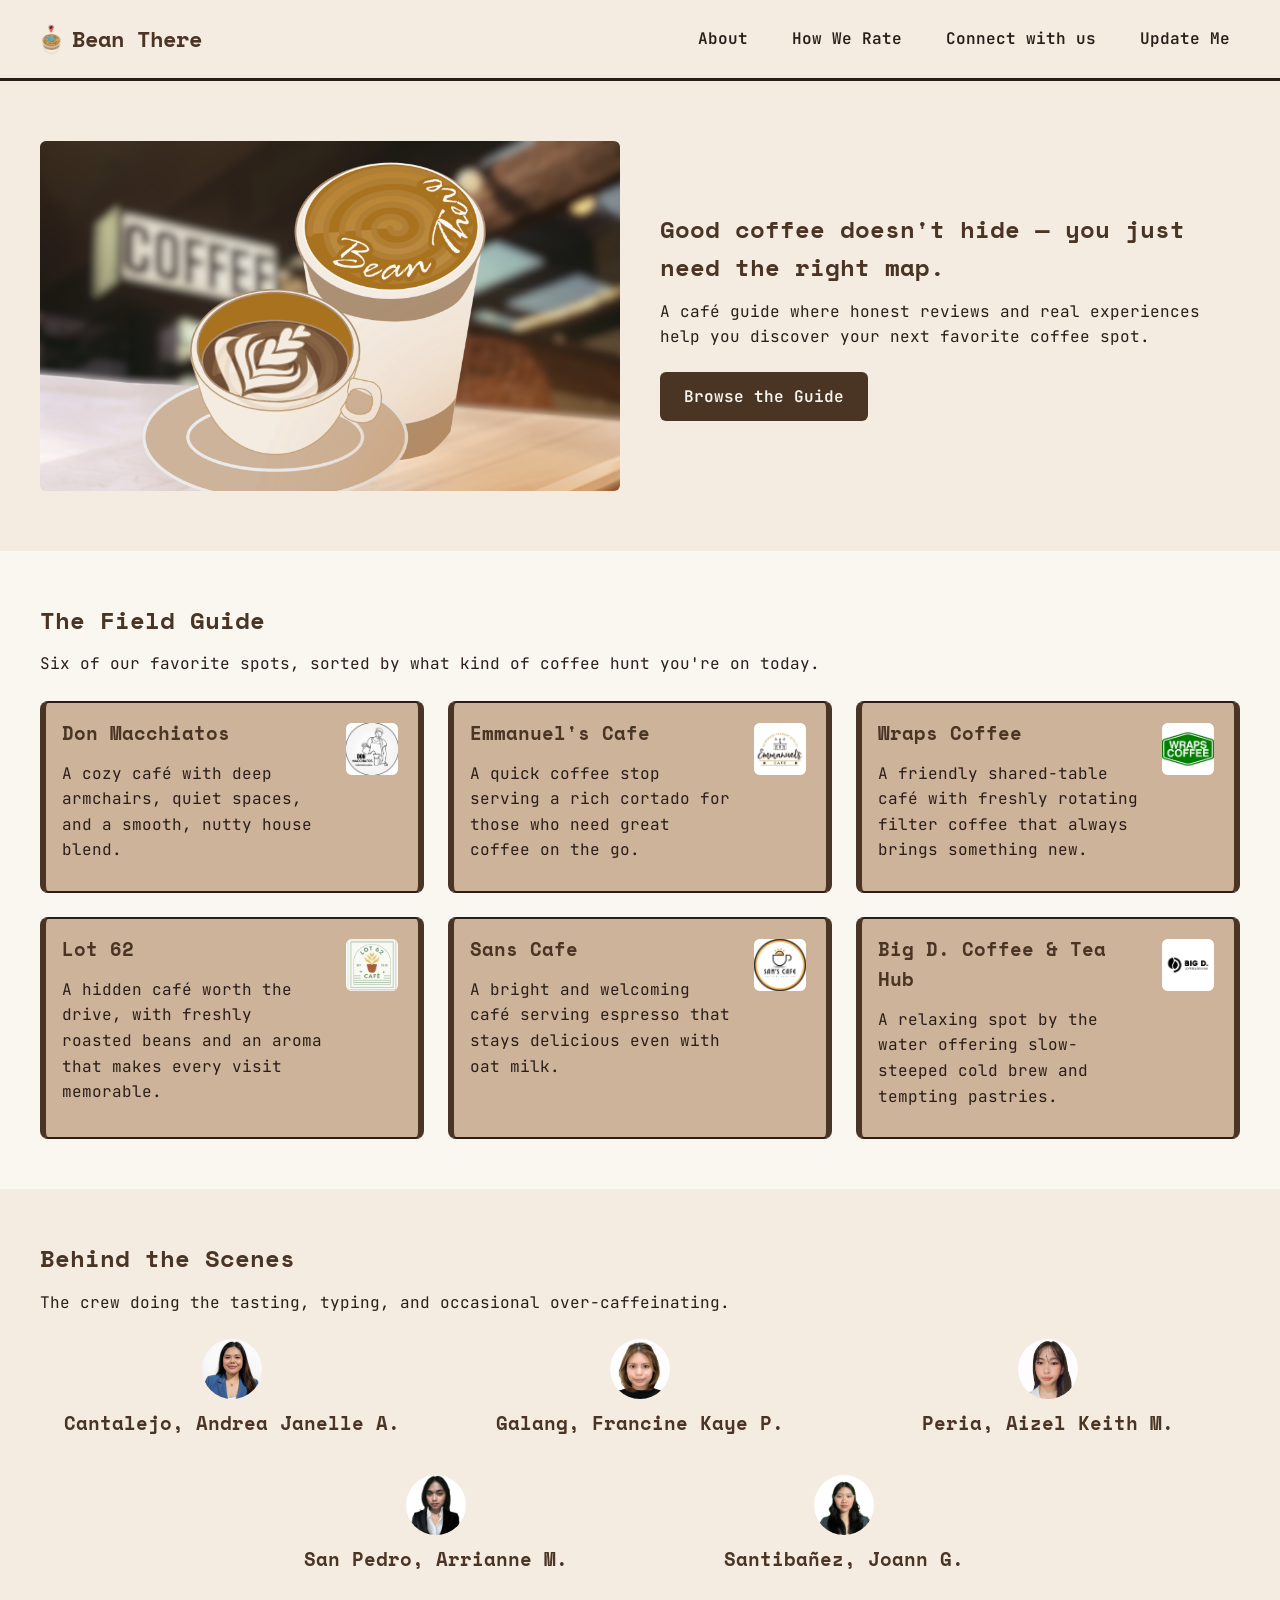
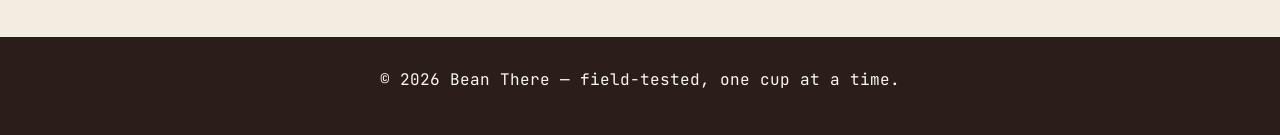
<file: index.html>
<!DOCTYPE html>
<html lang="en">
<head>
<meta charset="UTF-8">
<meta name="viewport" content="width=device-width, initial-scale=1.0">
<title>Bean There — Coffee Shop Guide</title>
<link rel="preconnect" href="https://fonts.googleapis.com">
<link href="https://fonts.googleapis.com/css2?family=Space+Mono:wght@400;700&family=JetBrains+Mono:wght@400;500;700&display=swap" rel="stylesheet">
<style>
/* ---------- Color palette & base setup ---------- */
:root {
  --espresso: #2B1E1A;   /* dark text */
  --roasted: #4A3525;    /* headings, buttons */
  --latte: #CDB39A;      /* card background */
  --oatmilk: #F4EBE1;    /* light background */
  --vanilla: #FAF6F0;    /* page background */
}

* {
  margin: 0;
  padding: 0;
  box-sizing: border-box;
}

body {
  font-family: 'JetBrains Mono', monospace;
  background-color: var(--vanilla);
  color: var(--espresso);
  line-height: 1.6;
}

img {
  max-width: 100%;
  display: block;
  border-radius: 6px;
}

h1, h2, h3 {
  font-family: 'Space Mono', monospace;
  color: var(--roasted);
  margin-bottom: 12px;
}

p {
  margin-bottom: 12px;
}

/* ---------- Header & nav ---------- */
header {
  display: flex;
  justify-content: space-between;
  align-items: center;
  padding: 20px 40px;
  background-color: var(--oatmilk);
  border-bottom: 3px solid var(--espresso);
}

.brand {
  display: flex;
  align-items: center;
  gap: 10px;
  font-family: 'Space Mono', monospace;
  font-size: 1.4rem;
  font-weight: 700;
  color: var(--roasted);
}

.brand img {
  height: 36px;
  width: auto;
}

nav {
  display: flex;
  gap: 24px;
}

nav a {
  color: var(--espresso);
  text-decoration: none;
  font-weight: 600;
  padding: 6px 10px;
  border-radius: 4px;
  transition: background-color 0.2s ease;
}

nav a:hover {
  background-color: var(--latte);
}

/* ---------- Hero ---------- */
.hero {
  display: flex;
  align-items: center;
  gap: 40px;
  padding: 60px 40px;
}

.hero img {
  flex: 1;
  width: 500px;
  height: 350px;
  max-width: 100%;
  object-fit: cover;
}

.hero div {
  flex: 1;
}

.btn {
  display: inline-block;
  margin-top: 10px;
  padding: 12px 24px;
  background-color: var(--roasted);
  color: var(--vanilla);
  text-decoration: none;
  font-weight: 600;
  border-radius: 6px;
  transition: background-color 0.2s ease;
}

.btn:hover {
  background-color: var(--espresso);
}

/* ---------- General section spacing ---------- */
section {
  padding: 50px 40px;
}

section:nth-of-type(odd) {
  background-color: var(--oatmilk);
}

/* ---------- Card grid (guide) ---------- */
.card-grid {
  display: grid;
  grid-template-columns: repeat(3, 1fr);
  gap: 24px;
  margin-top: 24px;
}

.card {
  display: block;
  position: relative;
  background-color: var(--latte);
  border: 2px solid var(--espresso);
  border-left: 6px solid var(--roasted);
  border-right: 6px solid var(--roasted);
  border-radius: 8px;
  padding: 16px;
  padding-right: 88px;
  color: var(--espresso);
  text-decoration: none;
  cursor: pointer;
  transition: background-color 0.2s ease, transform 0.2s ease;
}

.card:hover h3 {
  text-decoration: underline;
}

.card:hover {
  background-color: var(--oatmilk);
}

/* Icon in the upper-right of each guide card */
.card-icon {
  position: absolute;
  top: 16px;
  right: 16px;
  display: inline-flex;
  align-items: center;
  justify-content: center;
  width: 60px;
  height: 60px;
  border-radius: 10px;
  border: 4px solid var(--latte);
  background-color: var(--roasted);
  color: var(--vanilla);
  overflow: hidden;
}

/* Card icon */
.card-icon-img {
  background-color: #fff;
}

.card-icon-img img {
  width: 100%;
  height: 100%;
  object-fit: contain;
  border-radius: 6px;
}

.card h3 a {
  color: var(--roasted);
  text-decoration: none;
}

.card h3 a:hover {
  text-decoration: underline;
}

.card .loc {
  font-size: 0.85rem;
  color: var(--roasted);
  font-weight: 600;
}

/* ---------- Team grid ---------- */
.team-grid {
  display: grid;
  grid-template-columns: repeat(6, 1fr);
  gap: 24px;
  margin-top: 24px;
  text-align: center;
}

/* 3 circles on the first row */
.team-member {
  grid-column: span 2;
}

/* 2 circles centered second row */
.team-member:nth-child(4) {
  grid-column: 2 / span 2;
}

.team-member:nth-child(5) {
  grid-column: 4 / span 2;
}

.team-member img {
  border-radius: 50%;
  margin: 0 auto 10px auto;
  width: 60px;
  height: 60px;
  object-fit: cover;
}

/* ---------- Footer ---------- */
footer {
  display: flex;
  flex-direction: column;
  align-items: center;
  gap: 12px;
  padding: 30px 40px;
  background-color: var(--espresso);
  color: var(--vanilla);
  text-align: center;
}

.footer-nav {
  display: flex;
  gap: 20px;
}

.footer-nav a {
  color: var(--vanilla);
  text-decoration: none;
  transition: color 0.2s ease;
}

.footer-nav a:hover {
  color: var(--latte);
}

/* ---------- Responsive ---------- */
@media (max-width: 700px) {
  .hero {
    flex-direction: column;
  }

  header {
    flex-direction: column;
    gap: 16px;
  }

  .card-grid {
    grid-template-columns: 1fr;
  }
}

</style>
</head>
<body>

<header>
  <div class="brand"><img src="images/icon-header.png" alt="Bean There logo">Bean There</div>
  <nav>
    <a href="about.html">About</a>
    <a href="how-we-rate.html">How We Rate</a>
    <a href="connect.html">Connect with us</a>
    <a href="update-me.html">Update Me</a>
  </nav>
</header>

<main>

  <section class="hero">
    <img src="images/big-hero.png" alt="Bean There hero — coffee scene">
    <div>
      <h1>Good coffee doesn't hide — you just need the right map.</h1>
      <p>A café guide where honest reviews and real experiences help you discover your next favorite coffee spot.</p>
      <a href="#guide" class="btn">Browse the Guide</a>
    </div>
  </section>

  <section id="guide">
    <h2>The Field Guide</h2>
    <p>Six of our favorite spots, sorted by what kind of coffee hunt you're on today.</p>

    <div class="card-grid">

      <a class="card" href="cafe-don-macchiatos.html">
        <span class="card-icon card-icon-img">
          <img src="images/don-macchiatos.png" alt="Don Macchiatos logo">
        </span>
        <h3>Don Macchiatos</h3>
        <p>A cozy café with deep armchairs, quiet spaces, and a smooth, nutty house blend.</p>
      </a>

      <a class="card" href="cafe-emmanuel.html">
        <span class="card-icon card-icon-img">
          <img src="images/emmanuels-cafe.png" alt="Emmanuel's Cafe logo">
        </span>
        <h3>Emmanuel's Cafe</h3>
        <p>A quick coffee stop serving a rich cortado for those who need great coffee on the go.</p>
      </a>

      <a class="card" href="cafe-wraps-coffee.html">
        <span class="card-icon card-icon-img">
          <img src="images/wraps-coffee.png" alt="Wraps Coffee logo">
        </span>
        <h3>Wraps Coffee</h3>
        <p>A friendly shared-table café with freshly rotating filter coffee that always brings something new.</p>
      </a>

      <a class="card" href="cafe-lot-62.html">
        <span class="card-icon card-icon-img">
          <img src="images/lot-62.png" alt="Lot 62 Cafe logo">
        </span>
        <h3>Lot 62</h3>
        <p>A hidden café worth the drive, with freshly roasted beans and an aroma that makes every visit memorable.</p>
      </a>

      <a class="card" href="cafe-sans-cafe.html">
        <span class="card-icon card-icon-img">
          <img src="images/sans-cafe.png" alt="San's Cafe logo">
        </span>
        <h3>Sans Cafe</h3>
        <p>A bright and welcoming café serving espresso that stays delicious even with oat milk.</p>
      </a>

      <a class="card" href="cafe-big-d.html">
        <span class="card-icon card-icon-img">
          <img src="images/big-d.png" alt="Big D. Coffee & Tea Hub logo">
        </span>
        <h3>Big D. Coffee & Tea Hub</h3>
        <p>A relaxing spot by the water offering slow-steeped cold brew and tempting pastries.</p>
      </a>

    </div>
  </section>

  <section id="how we rate">
    <h2>Behind the Scenes</h2>
    <p>The crew doing the tasting, typing, and occasional over-caffeinating.</p>

    <div class="team-grid">

      <article class="team-member">
        <img src="images/cantalejo.png" alt="Portrait of Andrea Janelle Cantalejo">
        <h3>Cantalejo, Andrea Janelle A.</h3>
      </article>

      <article class="team-member">
        <img src="images/galang.png" alt="Portrait of Francine Kaye Galang">
        <h3>Galang, Francine Kaye P.</h3>
      </article>

      <article class="team-member">
        <img src="images/peria.png" alt="Portrait of Aizel Keith Peria">
        <h3>Peria, Aizel Keith M.</h3>
      </article>

      <article class="team-member">
        <img src="images/san-pedro.png" alt="Portrait of Arrianne San Pedro">
        <h3>San Pedro, Arrianne M.</h3>
      </article>

      <article class="team-member">
        <img src="images/santibanez.png" alt="Portrait of Joann Santibañez">
        <h3>Santibañez, Joann G.</h3>
      </article>

    </div>
  </section>

</main>

<footer id="contact">
  <p>&copy; 2026 Bean There — field-tested, one cup at a time.</p>
</footer>

</body>
</html>
</file>
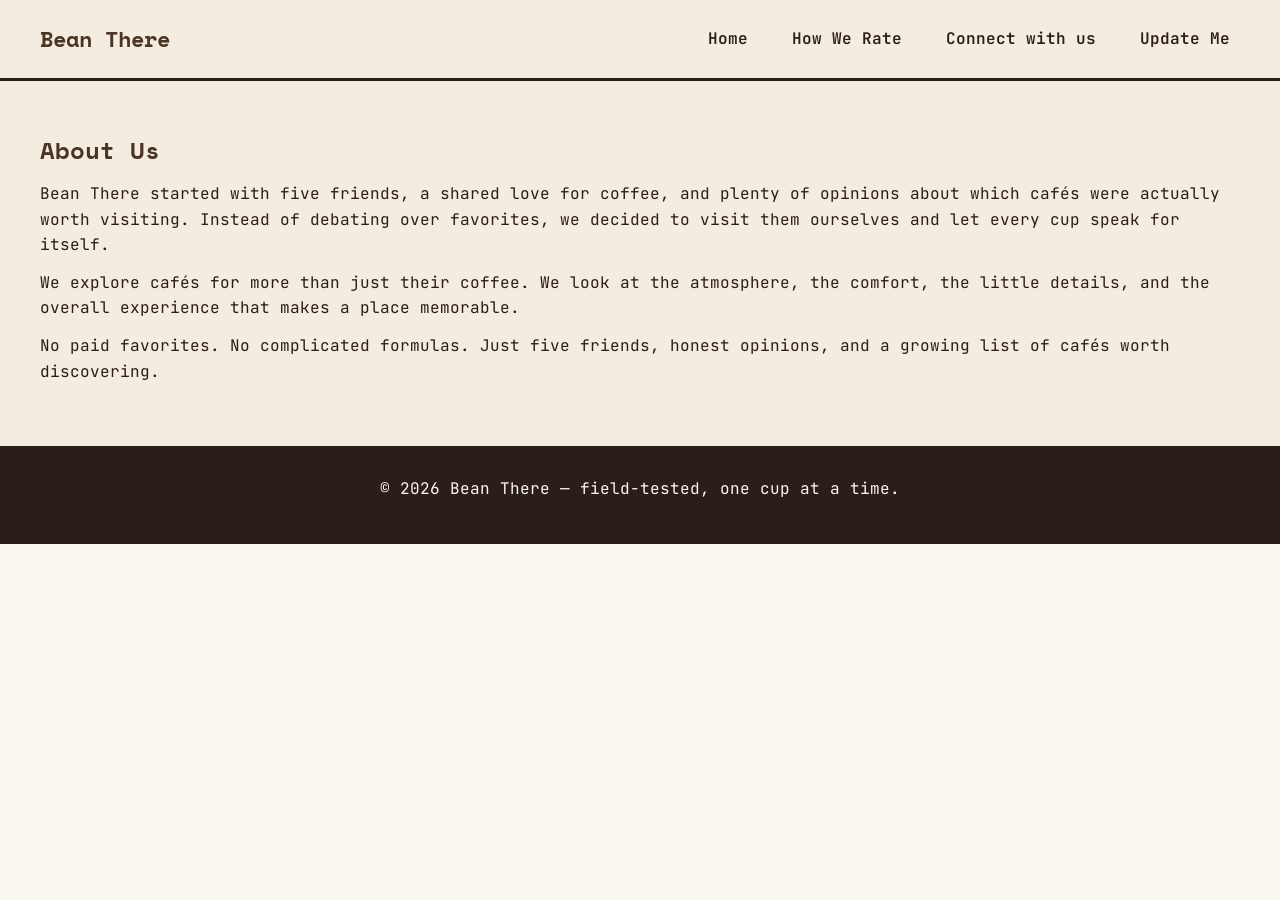
<file: about.html>
<!DOCTYPE html>
<html lang="en">
<head>
<meta charset="UTF-8">
<meta name="viewport" content="width=device-width, initial-scale=1.0">
<title>About Us — Bean There</title>
<link rel="preconnect" href="https://fonts.googleapis.com">
<link href="https://fonts.googleapis.com/css2?family=Space+Mono:wght@400;700&family=JetBrains+Mono:wght@400;500;700&display=swap" rel="stylesheet">
<style>
/* ---------- Color palette & base setup ---------- */
:root {
  --espresso: #2B1E1A;   /* dark text */
  --roasted: #4A3525;    /* headings, buttons */
  --latte: #CDB39A;      /* card background */
  --oatmilk: #F4EBE1;    /* light background */
  --vanilla: #FAF6F0;    /* page background */
}

* {
  margin: 0;
  padding: 0;
  box-sizing: border-box;
}

html {
  scroll-behavior: smooth;
}

body {
  font-family: 'JetBrains Mono', monospace;
  background-color: var(--vanilla);
  color: var(--espresso);
  line-height: 1.6;
}

img {
  max-width: 100%;
  display: block;
  border-radius: 6px;
}

h1, h2, h3 {
  font-family: 'Space Mono', monospace;
  color: var(--roasted);
  margin-bottom: 12px;
}

p {
  margin-bottom: 12px;
}

/* ---------- Header & nav ---------- */
header {
  position: sticky;
  top: 0;
  z-index: 100;
  display: flex;
  justify-content: space-between;
  align-items: center;
  padding: 20px 40px;
  background-color: var(--oatmilk);
  border-bottom: 3px solid var(--espresso);
}

.brand {
  font-family: 'Space Mono', monospace;
  font-size: 1.4rem;
  font-weight: 700;
  color: var(--roasted);
}

nav {
  display: flex;
  gap: 24px;
}

nav a {
  color: var(--espresso);
  text-decoration: none;
  font-weight: 600;
  padding: 6px 10px;
  border-radius: 4px;
  transition: background-color 0.2s ease;
}

nav a:hover {
  background-color: var(--latte);
}

/* ---------- Hero ---------- */
.hero {
  display: flex;
  align-items: center;
  gap: 40px;
  padding: 60px 40px;
}

.hero img {
  flex: 1;
}

.hero div {
  flex: 1;
}

.btn {
  display: inline-block;
  margin-top: 10px;
  padding: 12px 24px;
  background-color: var(--roasted);
  color: var(--vanilla);
  text-decoration: none;
  font-weight: 600;
  border-radius: 6px;
  transition: background-color 0.2s ease;
}

.btn:hover {
  background-color: var(--espresso);
}

/* ---------- General section spacing ---------- */
section {
  padding: 50px 40px;
}

section:nth-of-type(odd) {
  background-color: var(--oatmilk);
}

/* ---------- Card grid (guide) ---------- */
.card-grid {
  display: grid;
  grid-template-columns: repeat(3, 1fr);
  gap: 24px;
  margin-top: 24px;
}

.card {
  background-color: var(--latte);
  border: 2px solid var(--espresso);
  border-radius: 8px;
  padding: 16px;
  box-shadow: 4px 4px 0 rgba(43, 30, 26, 0.15);
  transition: background-color 0.2s ease, transform 0.2s ease, box-shadow 0.2s ease;
}

.card:hover {
  background-color: var(--oatmilk);
  transform: translateY(-4px);
  box-shadow: 6px 6px 0 rgba(43, 30, 26, 0.25);
}

.card .loc {
  font-size: 0.85rem;
  color: var(--roasted);
  font-weight: 600;
}

/* ---------- Team grid ---------- */
.team-grid {
  display: grid;
  grid-template-columns: repeat(auto-fit, minmax(150px, 1fr));
  gap: 24px;
  margin-top: 24px;
  text-align: center;
}

.team-member img {
  border-radius: 50%;
  margin: 0 auto 10px auto;
}

/* ---------- Footer ---------- */
footer {
  display: flex;
  flex-direction: column;
  align-items: center;
  gap: 12px;
  padding: 30px 40px;
  background-color: var(--espresso);
  color: var(--vanilla);
  text-align: center;
}

</style>
</head>
<body id="top">

<header>
  <div class="brand">Bean There</div>
  <nav id="primaryNav">
    <a href="index.html">Home</a>
    <a href="how-we-rate.html">How We Rate</a>
    <a href="connect.html">Connect with us</a>
    <a href="update-me.html">Update Me</a>
  </nav>
</header>

<main>

  <section id="about">
    <h2>About Us</h2>
    <p>Bean There started with five friends, a shared love for coffee, and plenty of opinions about which cafés were actually worth visiting. Instead of debating over favorites, we decided to visit them ourselves and let every cup speak for itself.</p>
    <p>We explore cafés for more than just their coffee. We look at the atmosphere, the comfort, the little details, and the overall experience that makes a place memorable.</p>
    <p>No paid favorites. No complicated formulas. Just five friends, honest opinions, and a growing list of cafés worth discovering.</p>
  </section>

</main>

<footer id="contact">
  <p>&copy; 2026 Bean There — field-tested, one cup at a time.</p>
</footer>

</body>
</html>
</file>
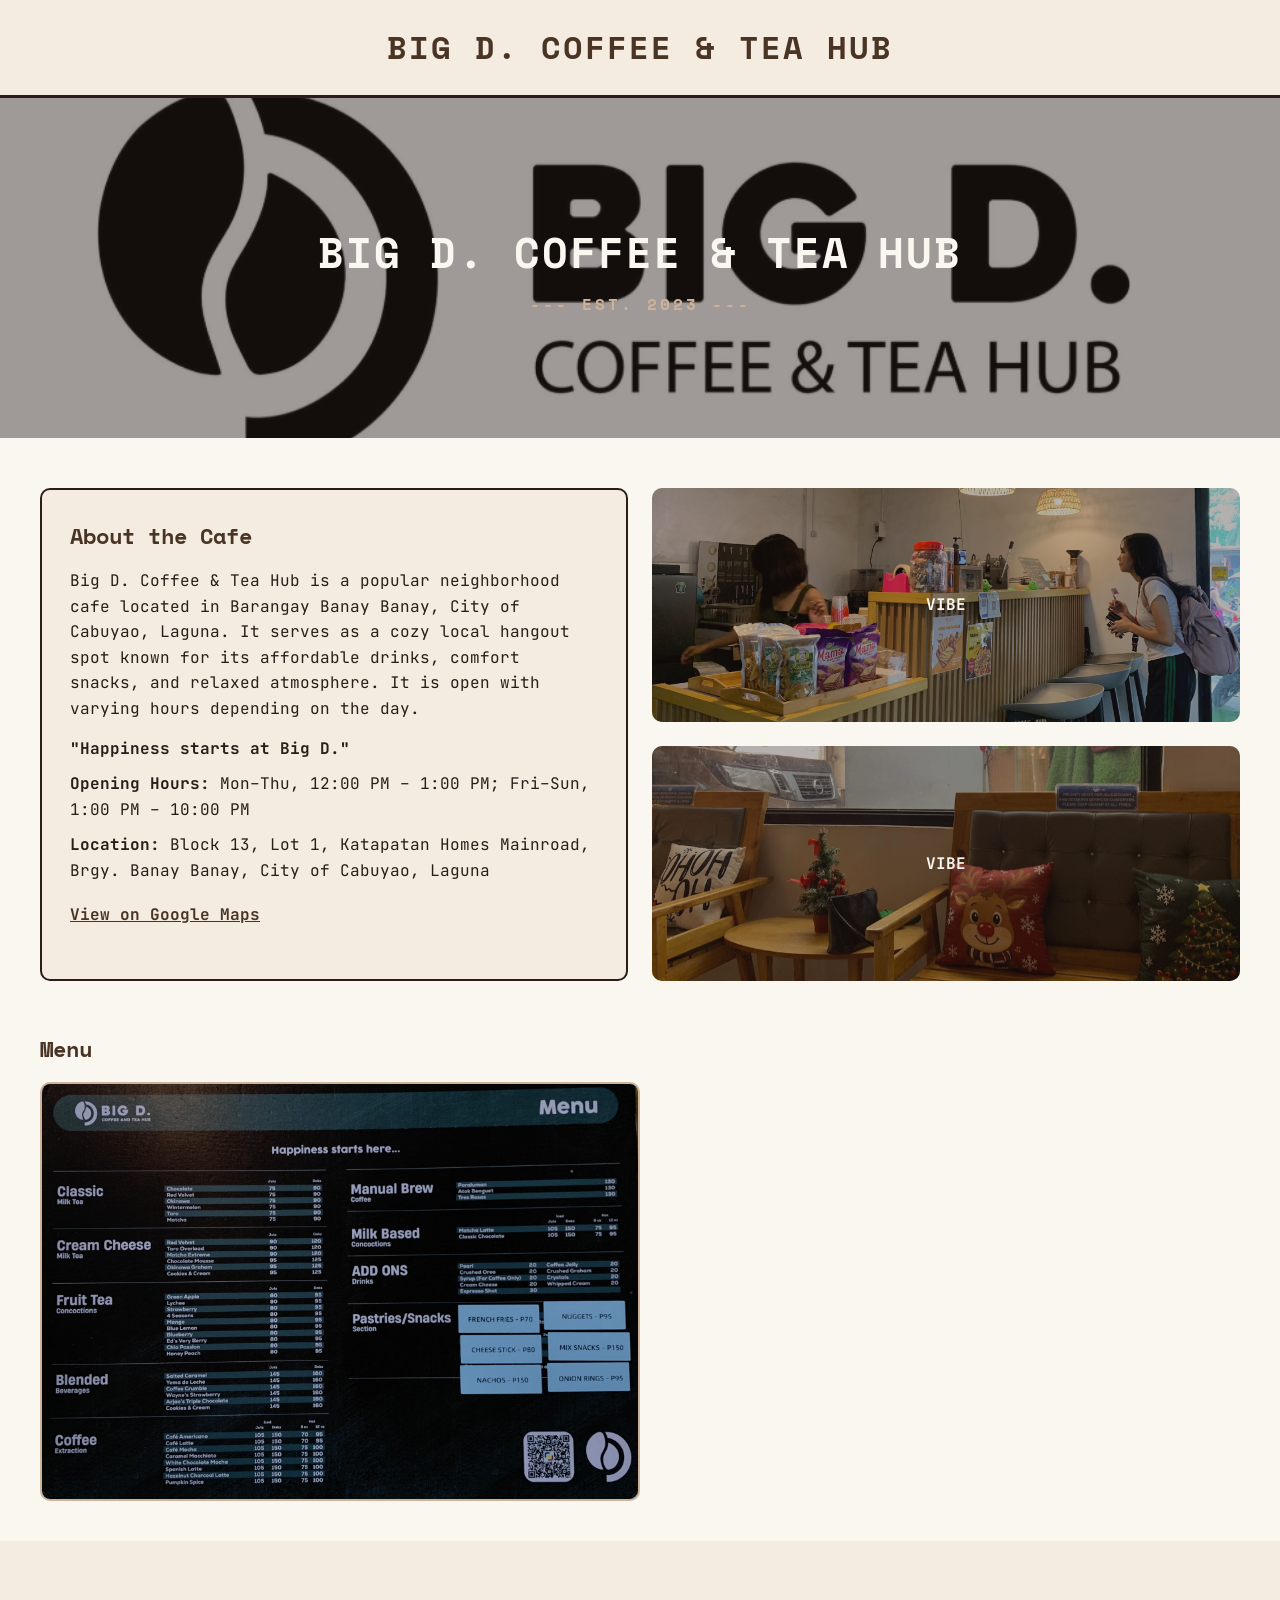
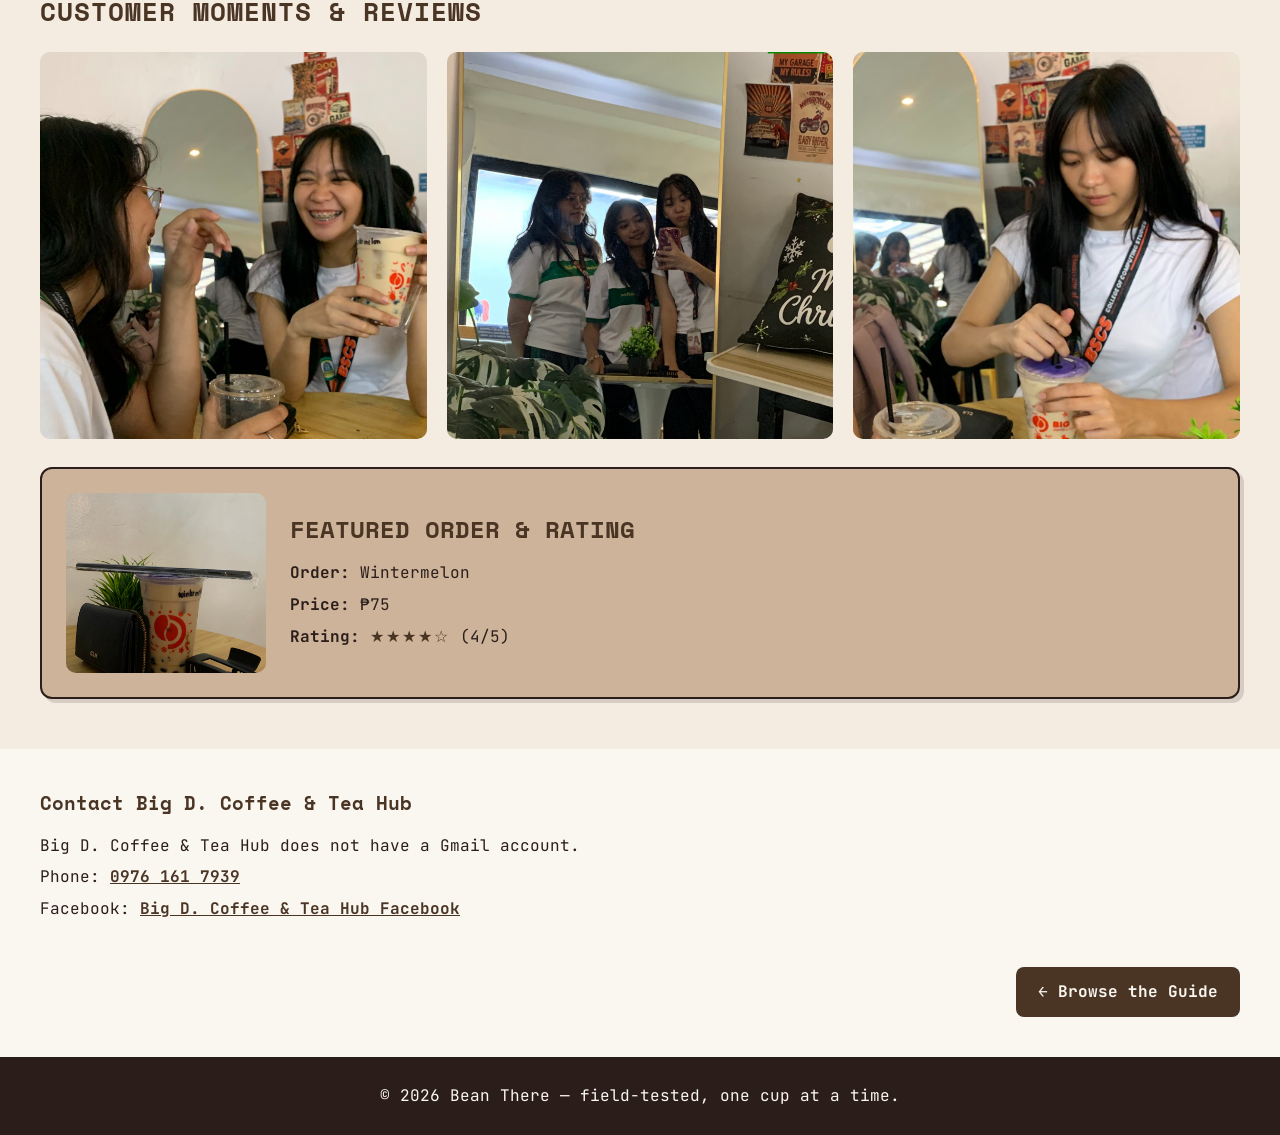
<file: cafe-big-d.html>
<!DOCTYPE html>
<html lang="en">
<head>
  <meta charset="UTF-8">
  <meta name="viewport" content="width=device-width, initial-scale=1.0">
  <title>Big D. Coffee &amp; Tea Hub — Bean There</title>
  <link rel="preconnect" href="https://fonts.googleapis.com">
  <link href="https://fonts.googleapis.com/css2?family=Space+Mono:wght@400;700&family=JetBrains+Mono:wght@400;500;700&display=swap" rel="stylesheet">
  <link rel="stylesheet" href="cafe.css">
  <style>
    /* Big D-only: show the menu image at half size instead of the site default */
    .menu-item img {
      width: 50%;
    }
  </style>
</head>
<body>

  <header class="site-header">
    <div class="logo">Big D. Coffee &amp; Tea Hub</div>
  </header>

  <main>
    <!-- Hero -->
    <section class="hero" id="hero">
      <img src="images/big-d-header.png" alt="Storefront of Big D. Coffee & Tea Hub">
      <div class="hero-text">
        <h1>Big D. Coffee &amp; Tea Hub</h1>
        <h4>--- EST. 2023 ---</h4>
      </div>
    </section>

    <!-- About & Vibe -->
    <section class="about-vibe" id="about">
      <article class="about-card">
        <h3>About the Cafe</h3>
        <p>Big D. Coffee &amp; Tea Hub is a popular neighborhood cafe located in Barangay Banay Banay, City of Cabuyao, Laguna. It serves as a cozy local hangout spot known for its affordable drinks, comfort snacks, and relaxed atmosphere. It is open with varying hours depending on the day.</p>
        <ul class="info-list">
          <li><strong>"Happiness starts at Big D."</strong></li>
          <li><strong>Opening Hours:</strong> Mon–Thu, 12:00 PM – 1:00 PM; Fri–Sun, 1:00 PM – 10:00 PM</li>
          <li><strong>Location:</strong> Block 13, Lot 1, Katapatan Homes Mainroad, Brgy. Banay Banay, City of Cabuyao, Laguna</li>
          <li><a href="https://maps.app.goo.gl/azSUzQw4hhjaGBPE8?g_st=ac" target="_blank" rel="noopener" class="map-link">View on Google Maps</a></li>
        </ul>
      </article>

      <div class="vibe-cards" id="vibe">
        <div class="vibe-card">
          <img src="images/big-d-vibe1.png" alt="Big D. indoor vibe">
          <span class="vibe-label"><strong>VIBE</strong></span>
        </div>
        <div class="vibe-card">
          <img src="images/big-d-vibe2.png" alt="Big D. outdoor vibe">
          <span class="vibe-label"><strong>VIBE</strong></span>
        </div>
      </div>
    </section>

    <!-- Menu -->
    <section class="menu" id="menu">
      <h3>Menu</h3>
      <div class="menu-grid">
        <article class="menu-item">
          <img src="images/big-d-menu1.png" alt="Big D. menu">
        </article>
      </div>
    </section>

    <!-- Customer moments & reviews -->
    <section class="gallery" id="gallery">
      <h3>Customer Moments &amp; Reviews</h3>
      <div class="gallery-grid">
        <article class="gallery-item"><img src="images/big-d-moment1.png" alt="Customer moment at Big D."></article>
        <article class="gallery-item"><img src="images/big-d-moment2.png" alt="Customer moment at Big D."></article>
        <article class="gallery-item"><img src="images/big-d-moment3.png" alt="Customer moment at Big D."></article>
      </div>

      <article class="featured-order">
        <img src="images/big-d-order.png" alt="Featured order at Big D.">
        <div class="featured-text">
          <h2>Featured Order &amp; Rating</h2>
          <p><strong>Order:</strong> Wintermelon</p>
          <p><strong>Price:</strong> ₱75</p>
          <p><strong>Rating:</strong> <span class="stars">★★★★☆</span> (4/5)</p>
        </div>
      </article>
    </section>

    <!-- Contact -->
    <section class="contact" id="contact">
      <div class="social-links">
        <h3>Contact Big D. Coffee &amp; Tea Hub</h3>
        <p>Big D. Coffee &amp; Tea Hub does not have a Gmail account.</p>
        <p>Phone: <a href="tel:+639761617939">0976 161 7939</a></p>
        <p>Facebook: <a href="https://www.facebook.com/share/1ETuVkQuiA/" target="_blank" rel="noopener">Big D. Coffee &amp; Tea Hub Facebook</a></p>
      </div>
    </section>

    <!-- Back to guide -->
    <div class="back-bar">
      <a href="index.html#guide" class="back-btn">&larr; Browse the Guide</a>
    </div>
  </main>

  <footer>
    <p>&copy; 2026 Bean There — field-tested, one cup at a time.</p>
  </footer>

</body>
</html>
</file>
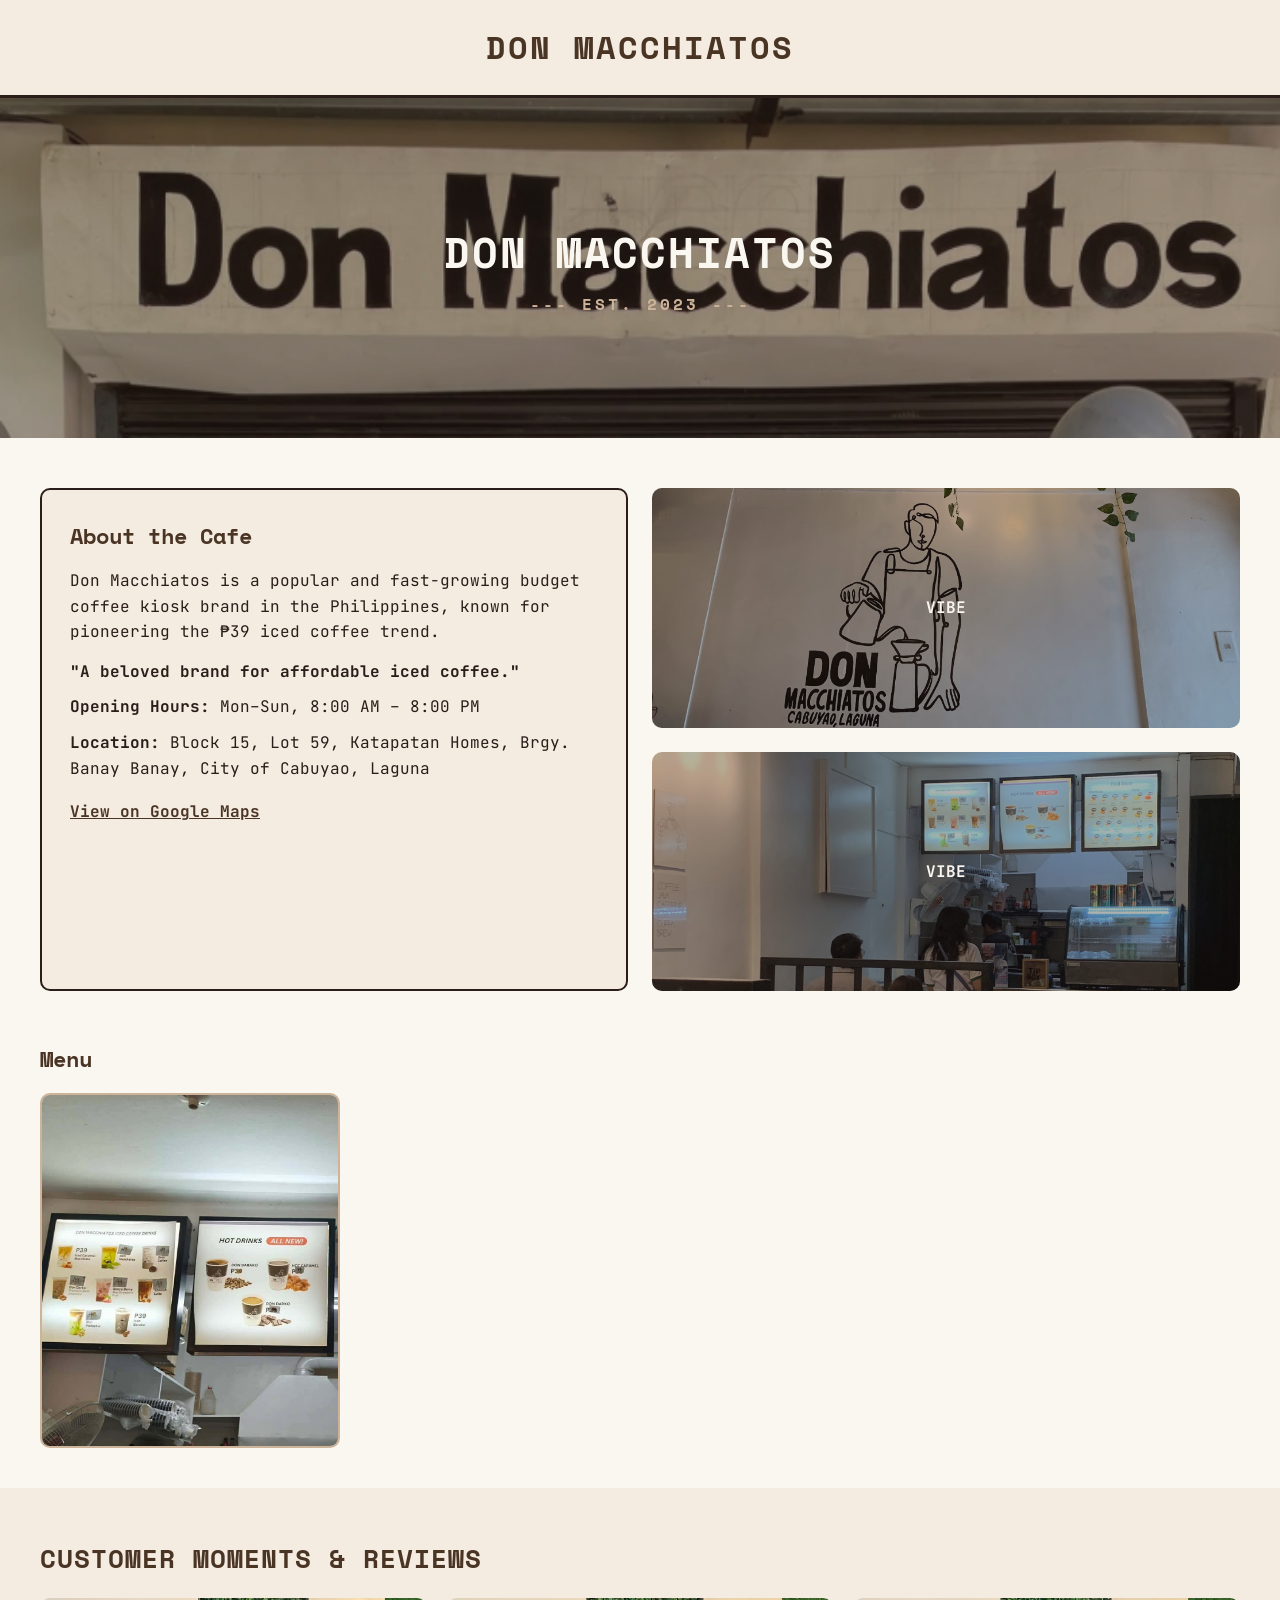
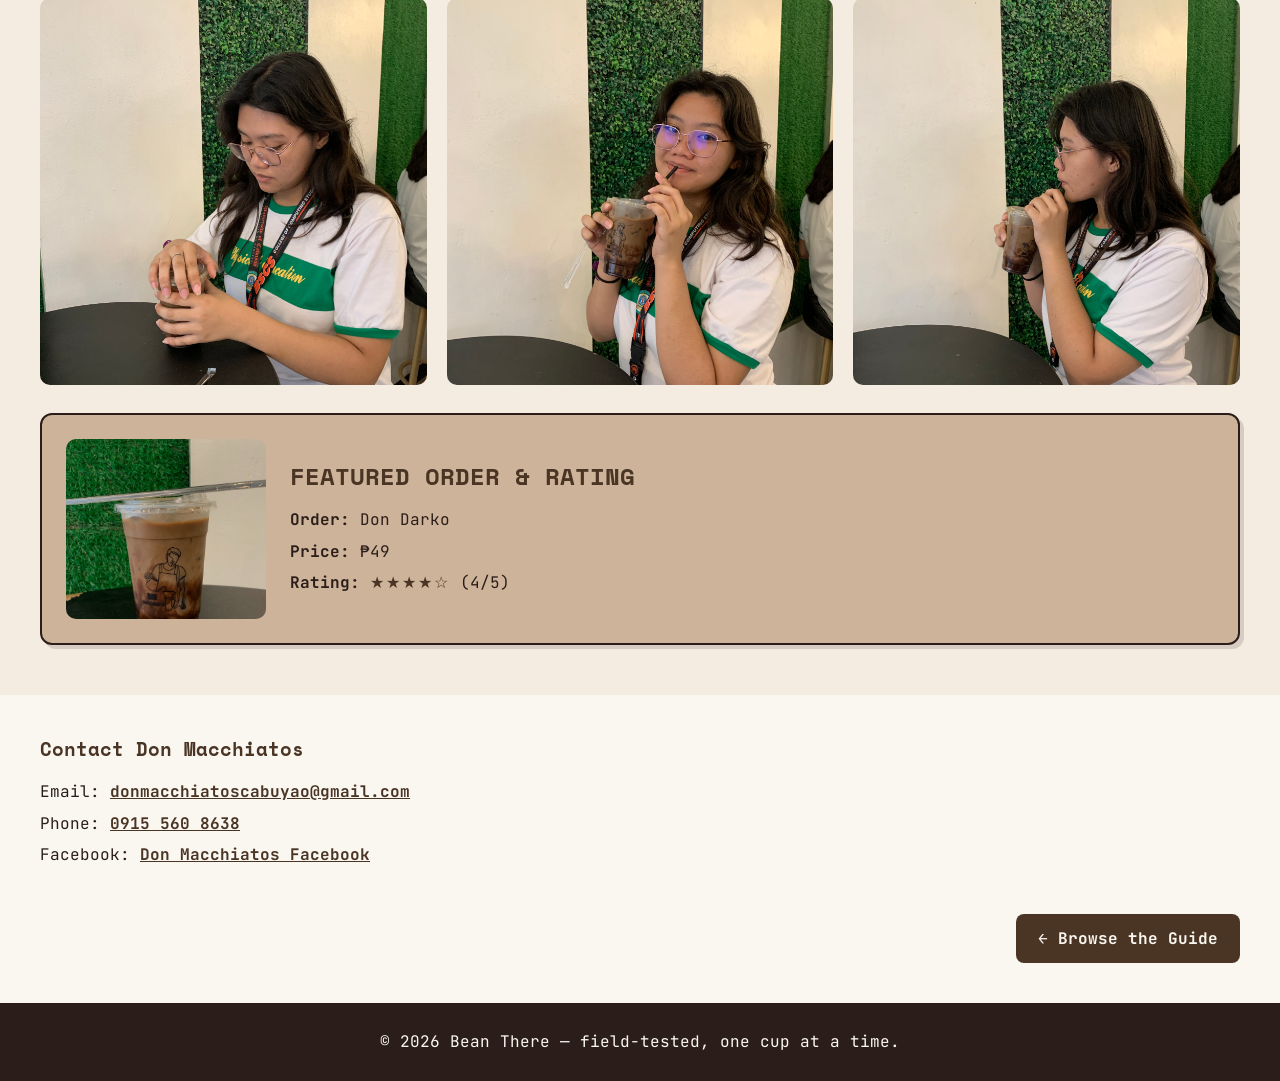
<file: cafe-don-macchiatos.html>
<!DOCTYPE html>
<html lang="en">
<head>
  <meta charset="UTF-8">
  <meta name="viewport" content="width=device-width, initial-scale=1.0">
  <title>Don Macchiatos — Bean There</title>
  <link rel="preconnect" href="https://fonts.googleapis.com">
  <link href="https://fonts.googleapis.com/css2?family=Space+Mono:wght@400;700&family=JetBrains+Mono:wght@400;500;700&display=swap" rel="stylesheet">
  <link rel="stylesheet" href="cafe.css">
</head>
<body>

  <header class="site-header">
    <div class="logo">Don Macchiatos</div>
  </header>

  <main>
    <!-- Hero -->
    <section class="hero" id="hero">
      <img src="images/don-macchiatos-header.png" alt="Storefront of Don Macchiatos">
      <div class="hero-text">
        <h1>Don Macchiatos</h1>
        <h4>--- EST. 2023 ---</h4>
      </div>
    </section>

    <!-- About & Vibe -->
    <section class="about-vibe" id="about">
      <article class="about-card">
        <h3>About the Cafe</h3>
        <p>Don Macchiatos is a popular and fast-growing budget coffee kiosk brand in the Philippines, known for pioneering the ₱39 iced coffee trend.</p>
        <ul class="info-list">
          <li><strong>"A beloved brand for affordable iced coffee."</strong></li>
          <li><strong>Opening Hours:</strong> Mon–Sun, 8:00 AM – 8:00 PM</li>
          <li><strong>Location:</strong> Block 15, Lot 59, Katapatan Homes, Brgy. Banay Banay, City of Cabuyao, Laguna</li>
          <li><a href="https://maps.app.goo.gl/nHUFP3wJnQVD3jP9A?g_st=ac" target="_blank" rel="noopener" class="map-link">View on Google Maps</a></li>
        </ul>
      </article>

      <div class="vibe-cards" id="vibe">
        <div class="vibe-card">
          <img src="images/don-macchiatos-vibe1.png" alt="Don Macchiatos indoor vibe">
          <span class="vibe-label"><strong>VIBE</strong></span>
        </div>
        <div class="vibe-card">
          <img src="images/don-macchiatos-vibe2.png" alt="Don Macchiatos outdoor vibe">
          <span class="vibe-label"><strong>VIBE</strong></span>
        </div>
      </div>
    </section>

    <!-- Menu -->
    <section class="menu" id="menu">
      <h3>Menu</h3>
      <div class="menu-grid">
        <article class="menu-item">
          <img src="images/don-macchiatos-menu1.jpg" alt="Don Macchiatos menu">
        </article>
      </div>
    </section>

    <!-- Customer moments & reviews -->
    <section class="gallery" id="gallery">
      <h3>Customer Moments &amp; Reviews</h3>
      <div class="gallery-grid">
        <article class="gallery-item"><img src="images/don-macchiatos-moment1.jpg" alt="Customer moment at Don Macchiatos"></article>
        <article class="gallery-item"><img src="images/don-macchiatos-moment2.jpg" alt="Customer moment at Don Macchiatos"></article>
        <article class="gallery-item"><img src="images/don-macchiatos-moment3.jpg" alt="Customer moment at Don Macchiatos"></article>
      </div>

      <article class="featured-order">
        <img src="images/don-macchiatos-order.png" alt="Featured order at Don Macchiatos">
        <div class="featured-text">
          <h2>Featured Order &amp; Rating</h2>
          <p><strong>Order:</strong> Don Darko</p>
          <p><strong>Price:</strong> ₱49</p>
          <p><strong>Rating:</strong> <span class="stars">★★★★☆</span> (4/5)</p>
        </div>
      </article>
    </section>

    <!-- Contact -->
    <section class="contact" id="contact">
      <div class="social-links">
        <h3>Contact Don Macchiatos</h3>
        <p>Email: <a href="mailto:donmacchiatoscabuyao@gmail.com">donmacchiatoscabuyao@gmail.com</a></p>
        <p>Phone: <a href="tel:+639155608638">0915 560 8638</a></p>
        <p>Facebook: <a href="https://www.facebook.com/share/1YPitdUVEt/" target="_blank" rel="noopener">Don Macchiatos Facebook</a></p>
      </div>
    </section>

    <!-- Back to guide -->
    <div class="back-bar">
      <a href="index.html#guide" class="back-btn">&larr; Browse the Guide</a>
    </div>
  </main>

  <footer>
    <p>&copy; 2026 Bean There — field-tested, one cup at a time.</p>
  </footer>

</body>
</html>
</file>
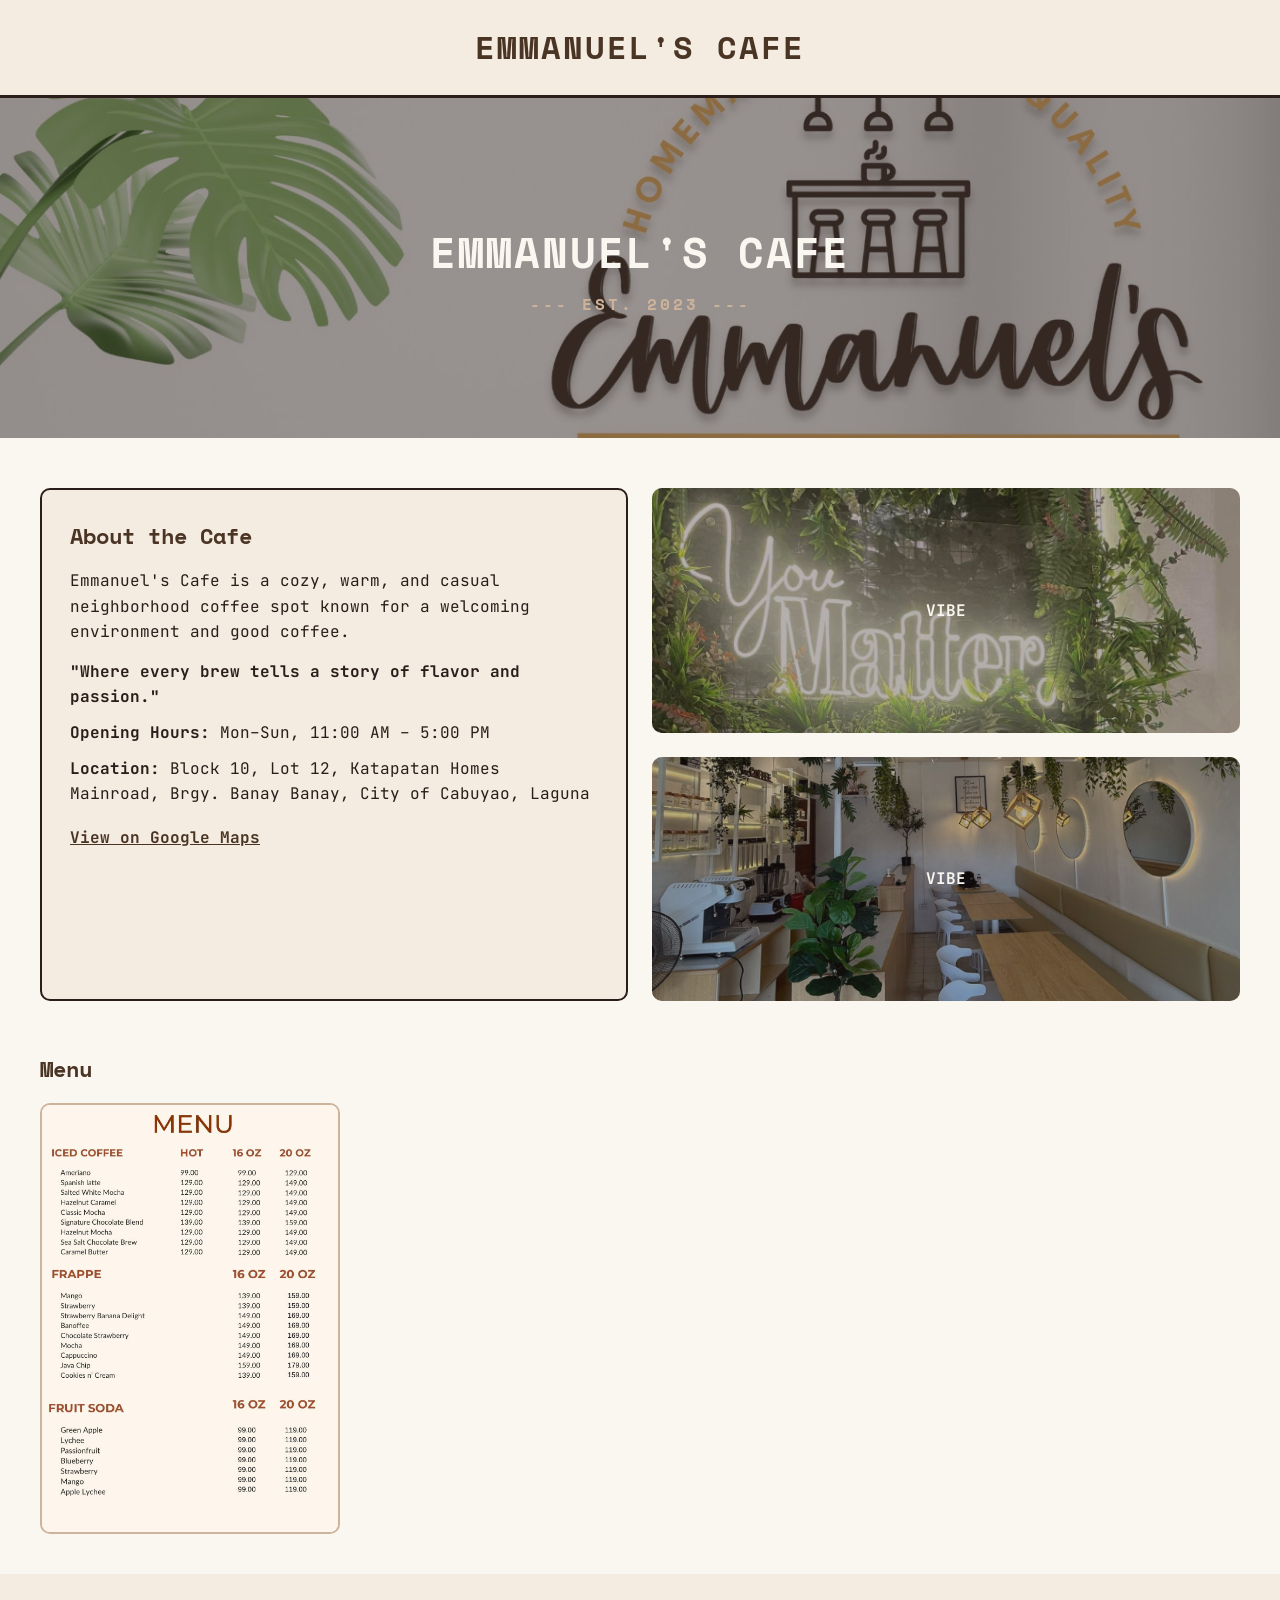
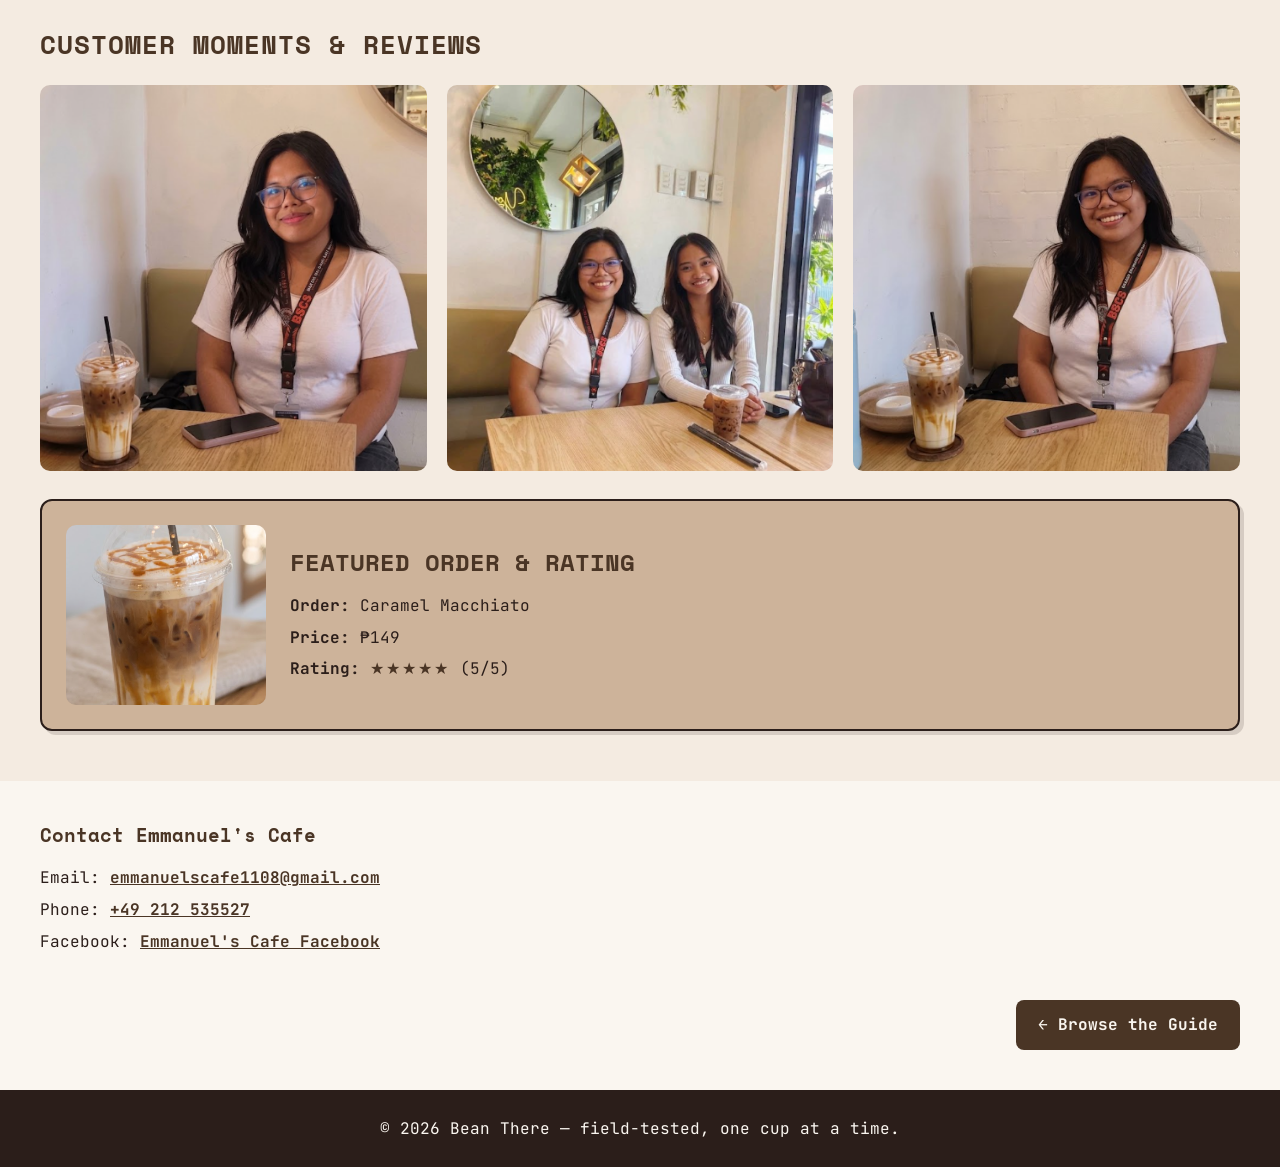
<file: cafe-emmanuel.html>
<!DOCTYPE html>
<html lang="en">
<head>
  <meta charset="UTF-8">
  <meta name="viewport" content="width=device-width, initial-scale=1.0">
  <title>Emmanuel's Cafe — Bean There</title>
  <link rel="preconnect" href="https://fonts.googleapis.com">
  <link href="https://fonts.googleapis.com/css2?family=Space+Mono:wght@400;700&family=JetBrains+Mono:wght@400;500;700&display=swap" rel="stylesheet">
  <link rel="stylesheet" href="cafe.css">
</head>
<body>

  <header class="site-header">
    <div class="logo">Emmanuel's Cafe</div>
  </header>

  <main>
    <!-- Hero -->
    <section class="hero" id="hero">
      <img src="images/emmanuel-header.png" alt="Storefront of Emmanuel's Cafe">
      <div class="hero-text">
        <h1>Emmanuel's Cafe</h1>
        <h4>--- EST. 2023 ---</h4>
      </div>
    </section>

    <!-- About & Vibe -->
    <section class="about-vibe" id="about">
      <article class="about-card">
        <h3>About the Cafe</h3>
        <p>Emmanuel's Cafe is a cozy, warm, and casual neighborhood coffee spot known for a welcoming environment and good coffee.</p>
        <ul class="info-list">
          <li><strong>"Where every brew tells a story of flavor and passion."</strong></li>
          <li><strong>Opening Hours:</strong> Mon–Sun, 11:00 AM – 5:00 PM</li>
          <li><strong>Location:</strong> Block 10, Lot 12, Katapatan Homes Mainroad, Brgy. Banay Banay, City of Cabuyao, Laguna</li>
          <li><a href="https://maps.app.goo.gl/G6SmN9HRTfXrjMsbA" target="_blank" rel="noopener" class="map-link">View on Google Maps</a></li>
        </ul>
      </article>

      <div class="vibe-cards" id="vibe">
        <div class="vibe-card">
          <img src="images/emmanuel-vibe1.png" alt="Emmanuel's Cafe indoor vibe">
          <span class="vibe-label"><strong>VIBE</strong></span>
        </div>
        <div class="vibe-card">
          <img src="images/emmanuel-vibe2.png" alt="Emmanuel's Cafe outdoor vibe">
          <span class="vibe-label"><strong>VIBE</strong></span>
        </div>
      </div>
    </section>

    <!-- Menu -->
    <section class="menu" id="menu">
      <h3>Menu</h3>
      <div class="menu-grid">
        <article class="menu-item">
          <img src="images/emmanuel-menu1.png" alt="Emmanuel's Cafe menu">
        </article>
      </div>
    </section>

    <!-- Customer moments & reviews -->
    <section class="gallery" id="gallery">
      <h3>Customer Moments &amp; Reviews</h3>
      <div class="gallery-grid">
        <article class="gallery-item"><img src="images/emmanuel-moment1.png" alt="Customer moment at Emmanuel's Cafe"></article>
        <article class="gallery-item"><img src="images/emmanuel-moment2.png" alt="Customer moment at Emmanuel's Cafe"></article>
        <article class="gallery-item"><img src="images/emmanuel-moment3.png" alt="Customer moment at Emmanuel's Cafe"></article>
      </div>

      <article class="featured-order">
        <img src="images/emmanuel-order.png" alt="Featured order at Emmanuel's Cafe">
        <div class="featured-text">
          <h2>Featured Order &amp; Rating</h2>
          <p><strong>Order:</strong> Caramel Macchiato</p>
          <p><strong>Price:</strong> ₱149</p>
          <p><strong>Rating:</strong> <span class="stars">★★★★★</span> (5/5)</p>
        </div>
      </article>
    </section>

    <!-- Contact -->
    <section class="contact" id="contact">
      <div class="social-links">
        <h3>Contact Emmanuel's Cafe</h3>
        <p>Email: <a href="mailto:emmanuelscafe1108@gmail.com">emmanuelscafe1108@gmail.com</a></p>
        <p>Phone: <a href="tel:+49212535527">+49 212 535527</a></p>
        <p>Facebook: <a href="https://www.facebook.com/share/1PJ5hcgp3m/" target="_blank" rel="noopener">Emmanuel's Cafe Facebook</a></p>
      </div>
    </section>

    <!-- Back to guide -->
    <div class="back-bar">
      <a href="index.html#guide" class="back-btn">&larr; Browse the Guide</a>
    </div>
  </main>

  <footer>
    <p>&copy; 2026 Bean There — field-tested, one cup at a time.</p>
  </footer>

</body>
</html>
</file>
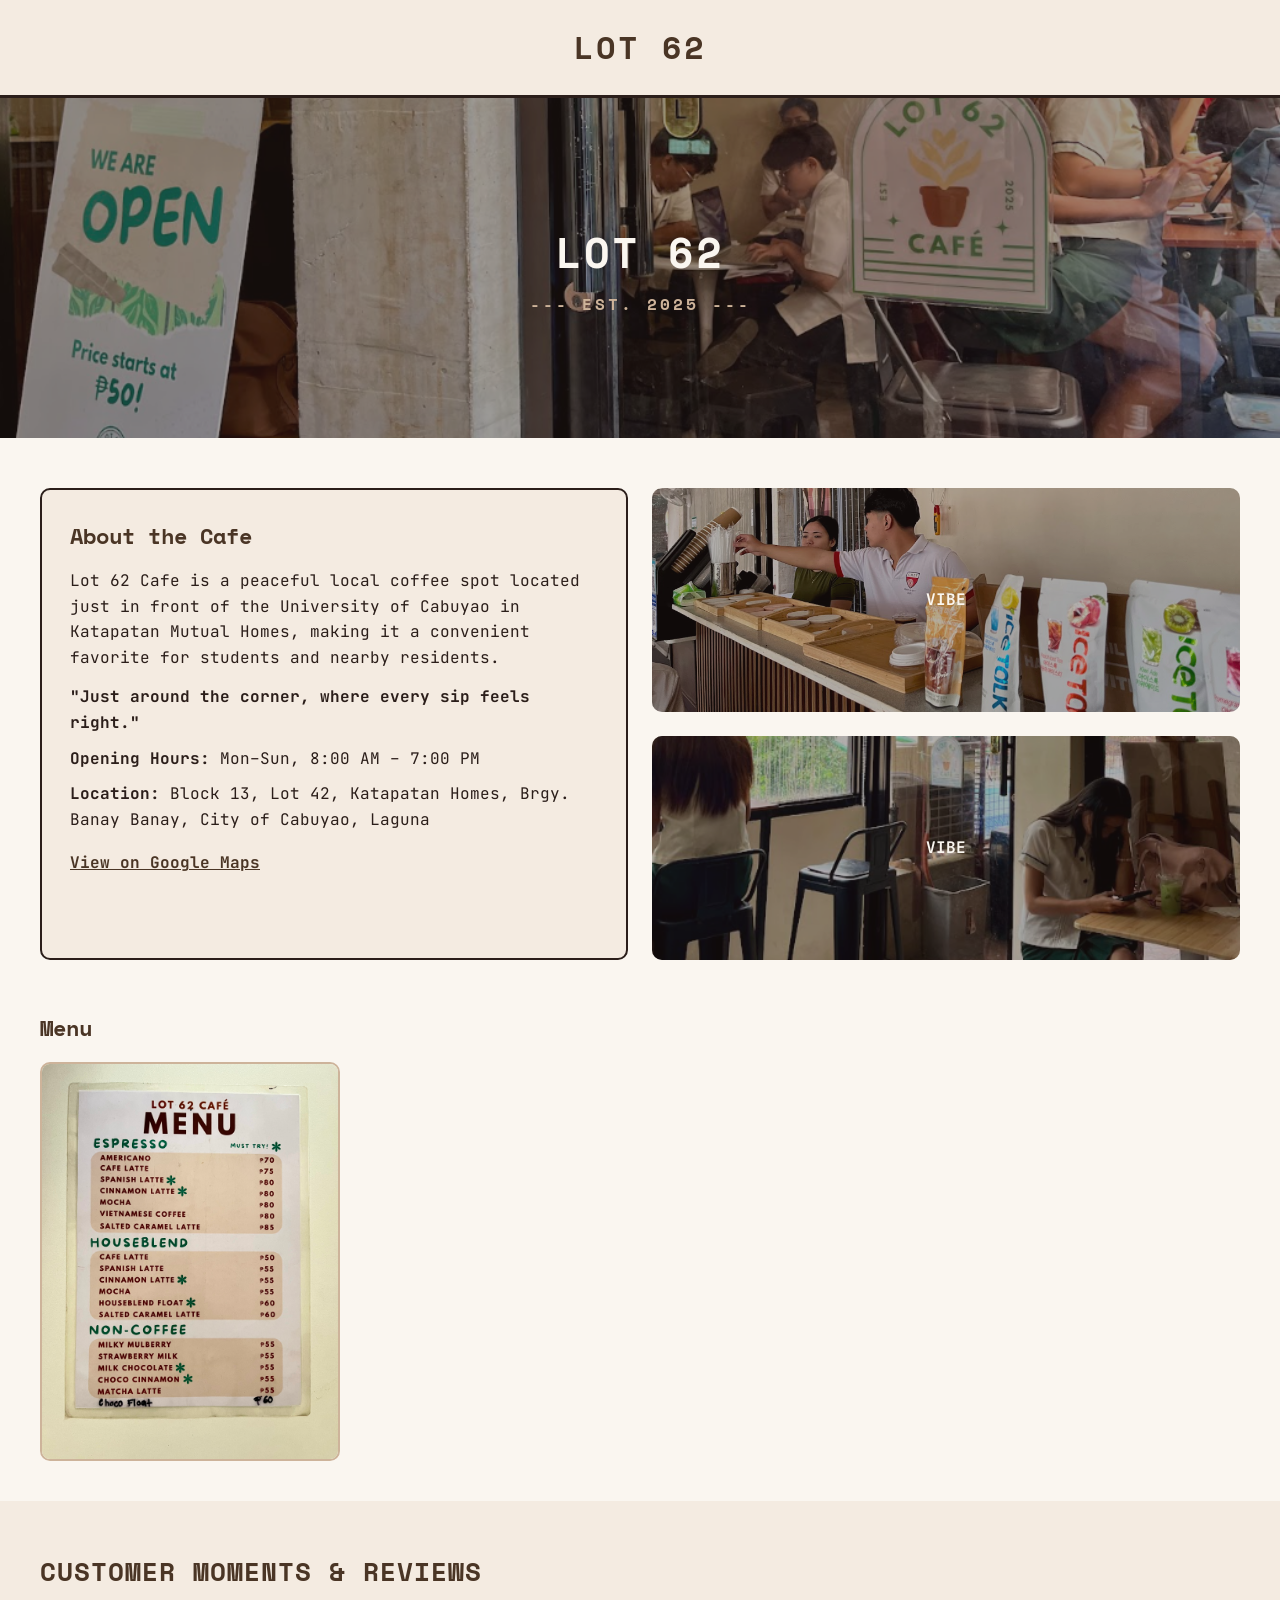
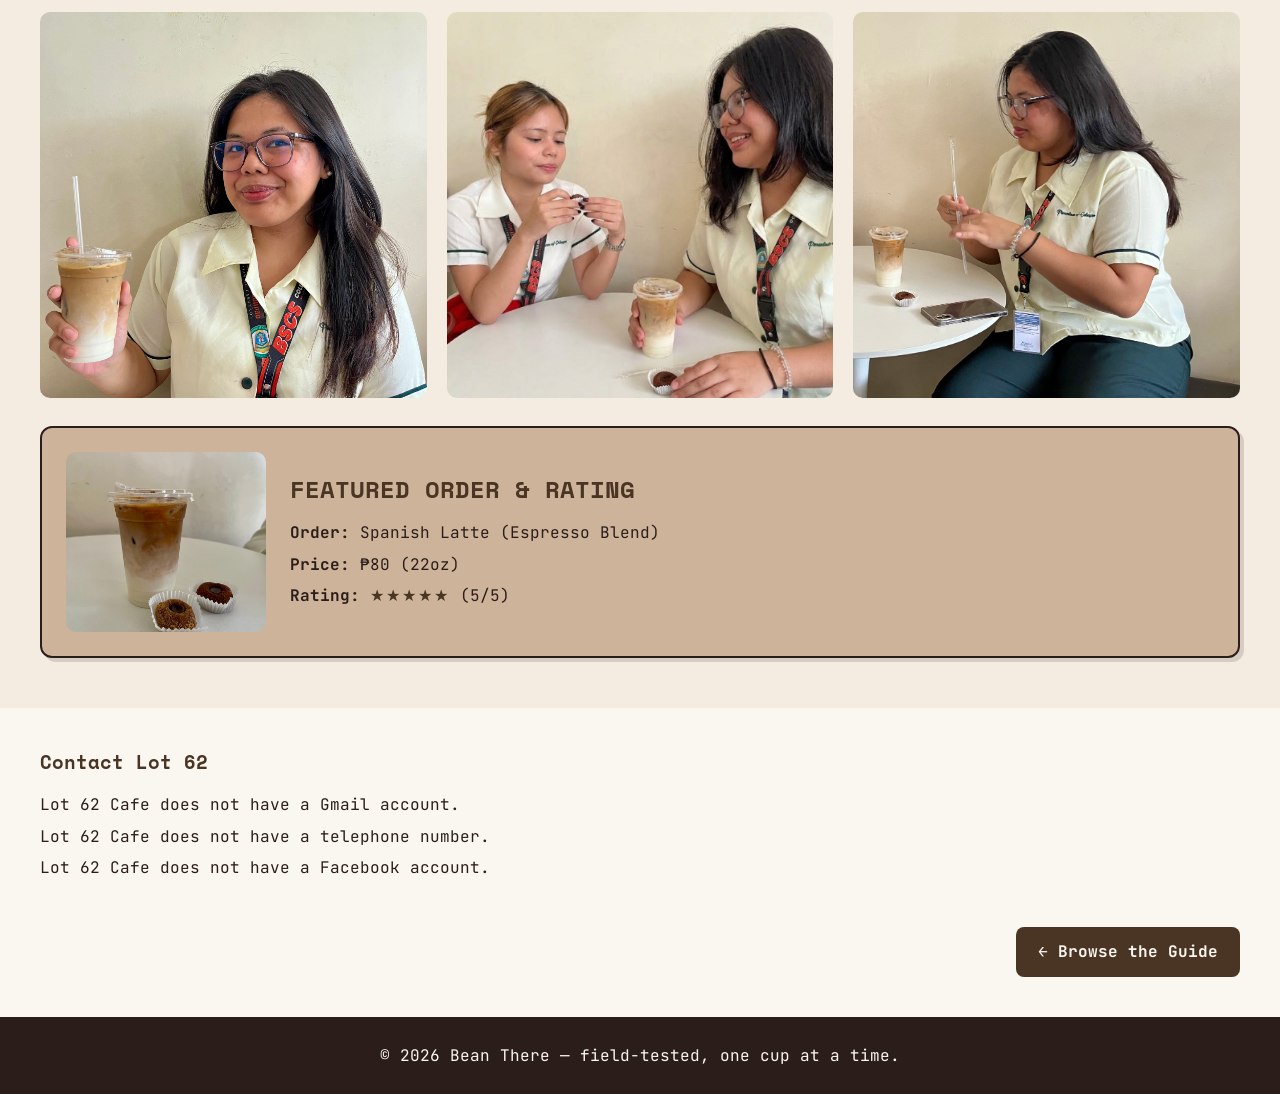
<file: cafe-lot-62.html>
<!DOCTYPE html>
<html lang="en">
<head>
  <meta charset="UTF-8">
  <meta name="viewport" content="width=device-width, initial-scale=1.0">
  <title>Lot 62 — Bean There</title>
  <link rel="preconnect" href="https://fonts.googleapis.com">
  <link href="https://fonts.googleapis.com/css2?family=Space+Mono:wght@400;700&family=JetBrains+Mono:wght@400;500;700&display=swap" rel="stylesheet">
  <link rel="stylesheet" href="cafe.css">
</head>
<body>

  <header class="site-header">
    <div class="logo">Lot 62</div>
  </header>

  <main>
    <!-- Hero -->
    <section class="hero" id="hero">
      <img src="images/lot-62-header.png" alt="Storefront of Lot 62 Cafe">
      <div class="hero-text">
        <h1>Lot 62</h1>
        <h4>--- EST. 2025 ---</h4>
      </div>
    </section>

    <!-- About & Vibe -->
    <section class="about-vibe" id="about">
      <article class="about-card">
        <h3>About the Cafe</h3>
        <p>Lot 62 Cafe is a peaceful local coffee spot located just in front of the University of Cabuyao in Katapatan Mutual Homes, making it a convenient favorite for students and nearby residents.</p>
        <ul class="info-list">
          <li><strong>"Just around the corner, where every sip feels right."</strong></li>
          <li><strong>Opening Hours:</strong> Mon–Sun, 8:00 AM – 7:00 PM</li>
          <li><strong>Location:</strong> Block 13, Lot 42, Katapatan Homes, Brgy. Banay Banay, City of Cabuyao, Laguna</li>
          <li><a href="https://maps.app.goo.gl/n8zkxczDKkcGqye6?g_st=ac" target="_blank" rel="noopener" class="map-link">View on Google Maps</a></li>
        </ul>
      </article>

      <div class="vibe-cards" id="vibe">
        <div class="vibe-card">
          <img src="images/lot-62-vibe1.png" alt="Lot 62 indoor vibe">
          <span class="vibe-label"><strong>VIBE</strong></span>
        </div>
        <div class="vibe-card">
          <img src="images/lot-62-vibe2.png" alt="Lot 62 outdoor vibe">
          <span class="vibe-label"><strong>VIBE</strong></span>
        </div>
      </div>
    </section>

    <!-- Menu -->
    <section class="menu" id="menu">
      <h3>Menu</h3>
      <div class="menu-grid">
        <article class="menu-item">
          <img src="images/lot-62-menu1.png" alt="Lot 62 menu">
        </article>
      </div>
    </section>

    <!-- Customer moments & reviews -->
    <section class="gallery" id="gallery">
      <h3>Customer Moments &amp; Reviews</h3>
      <div class="gallery-grid">
        <article class="gallery-item"><img src="images/lot-62-moment1.png" alt="Customer moment at Lot 62"></article>
        <article class="gallery-item"><img src="images/lot-62-moment2.png" alt="Customer moment at Lot 62"></article>
        <article class="gallery-item"><img src="images/lot-62-moment3.png" alt="Customer moment at Lot 62"></article>
      </div>

      <article class="featured-order">
        <img src="images/lot-62-order.png" alt="Featured order at Lot 62">
        <div class="featured-text">
          <h2>Featured Order &amp; Rating</h2>
          <p><strong>Order:</strong> Spanish Latte (Espresso Blend)</p>
          <p><strong>Price:</strong> ₱80 (22oz)</p>
          <p><strong>Rating:</strong> <span class="stars">★★★★★</span> (5/5)</p>
        </div>
      </article>
    </section>

    <!-- Contact -->
    <section class="contact" id="contact">
      <div class="social-links">
        <h3>Contact Lot 62</h3>
        <p>Lot 62 Cafe does not have a Gmail account.</p>
        <p>Lot 62 Cafe does not have a telephone number.</p>
        <p>Lot 62 Cafe does not have a Facebook account.</p>
      </div>
    </section>

    <!-- Back to guide -->
    <div class="back-bar">
      <a href="index.html#guide" class="back-btn">&larr; Browse the Guide</a>
    </div>
  </main>

  <footer>
    <p>&copy; 2026 Bean There — field-tested, one cup at a time.</p>
  </footer>

</body>
</html>
</file>
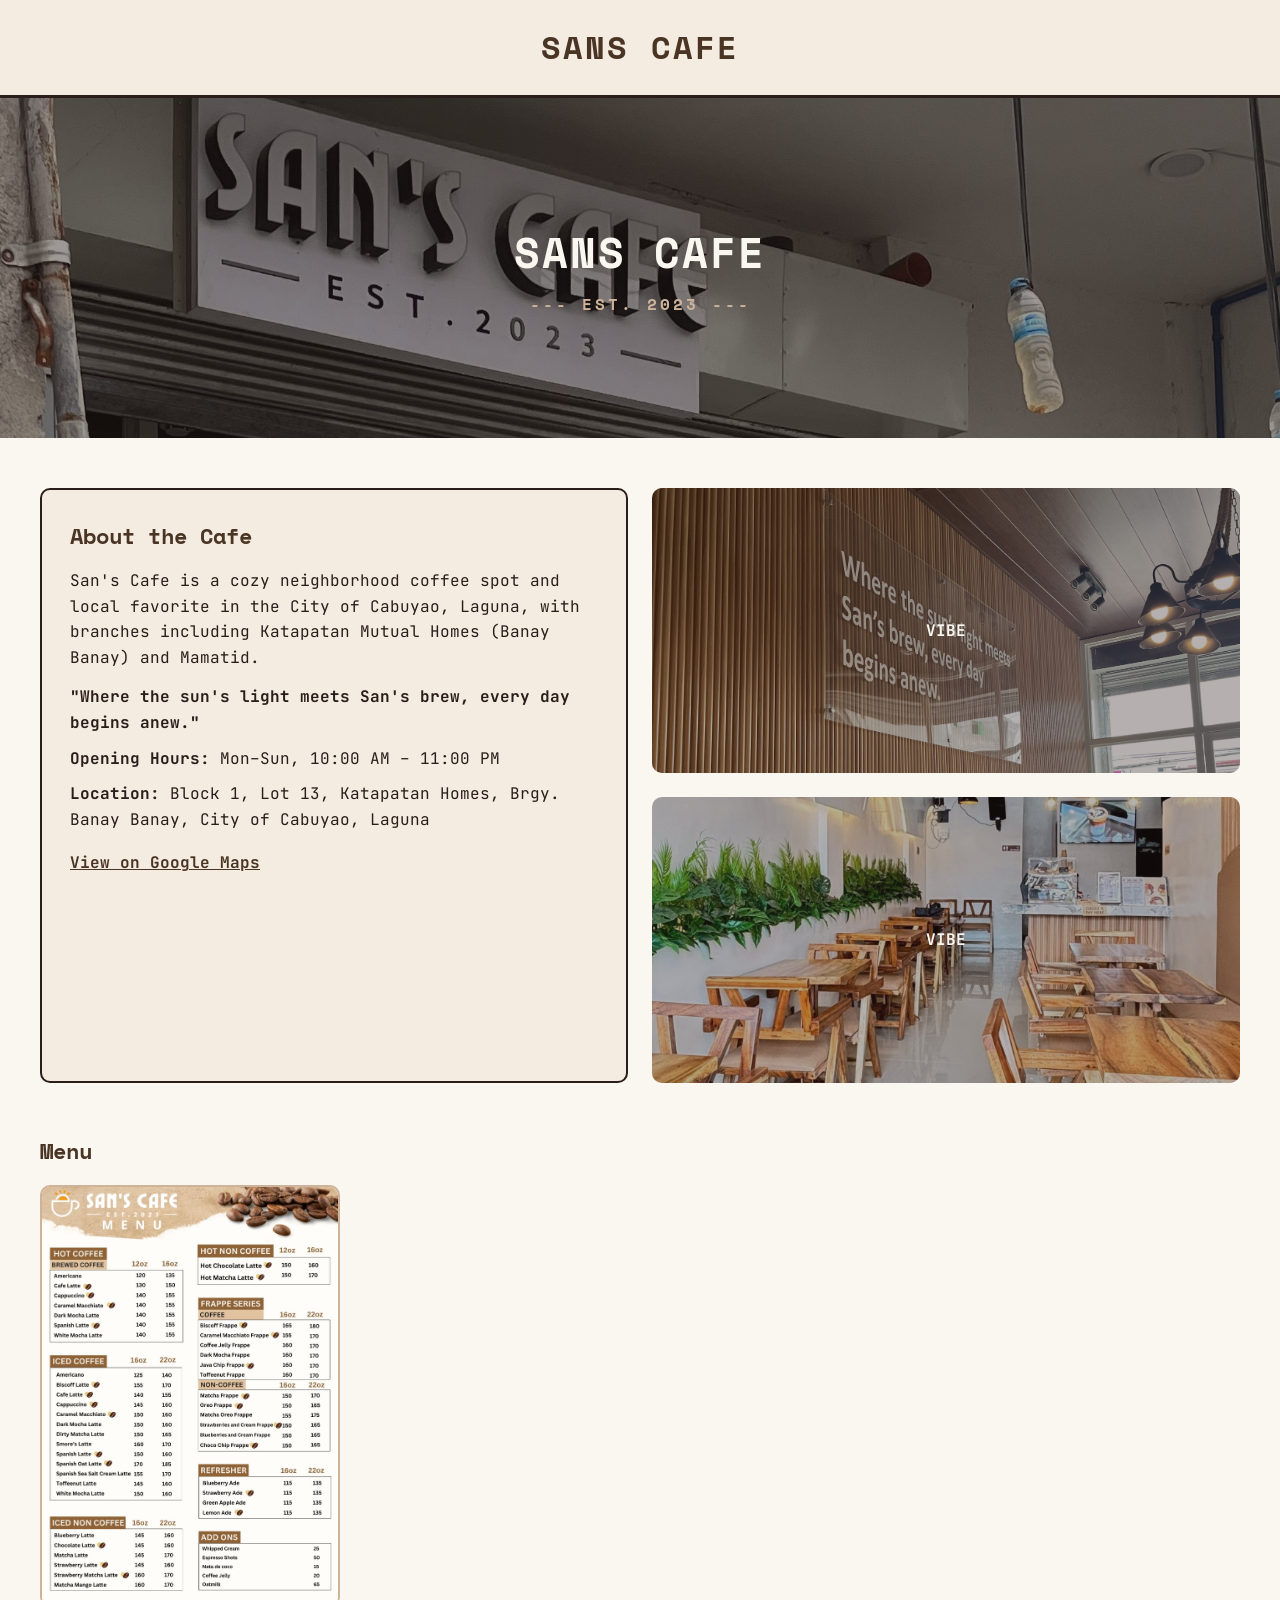
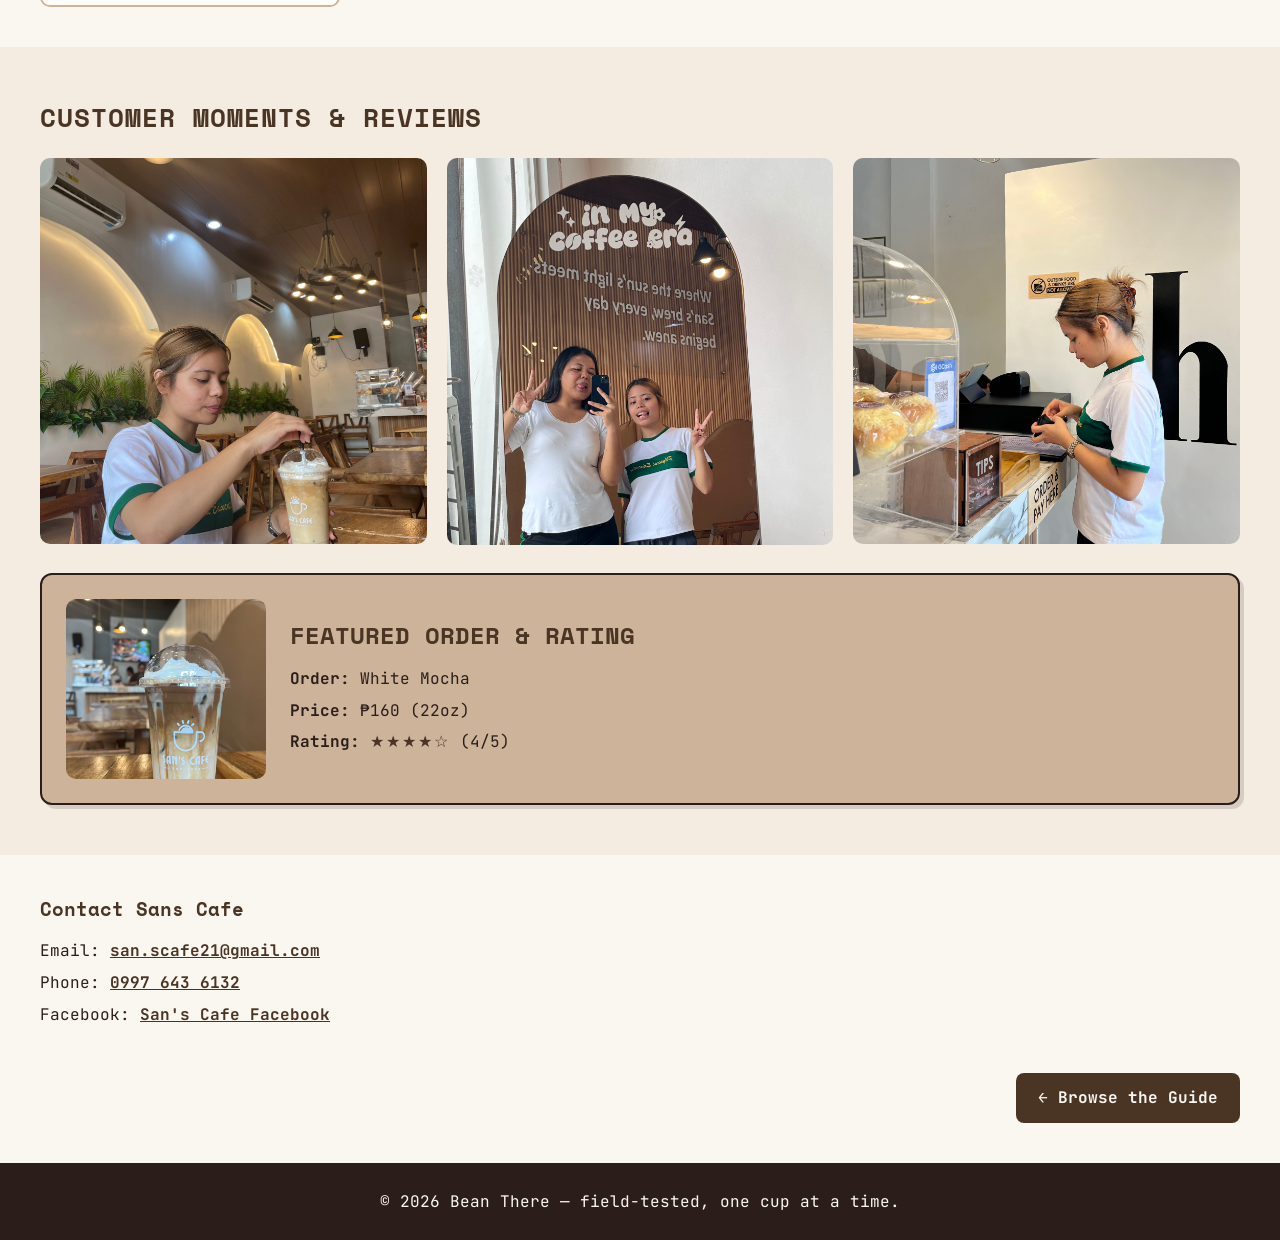
<file: cafe-sans-cafe.html>
<!DOCTYPE html>
<html lang="en">
<head>
  <meta charset="UTF-8">
  <meta name="viewport" content="width=device-width, initial-scale=1.0">
  <title>Sans Cafe — Bean There</title>
  <link rel="preconnect" href="https://fonts.googleapis.com">
  <link href="https://fonts.googleapis.com/css2?family=Space+Mono:wght@400;700&family=JetBrains+Mono:wght@400;500;700&display=swap" rel="stylesheet">
  <link rel="stylesheet" href="cafe.css">
</head>
<body>

  <header class="site-header">
    <div class="logo">Sans Cafe</div>
  </header>

  <main>
    <!-- Hero -->
    <section class="hero" id="hero">
      <img src="images/sans-cafe-header.jpg" alt="Storefront of San's Cafe">
      <div class="hero-text">
        <h1>Sans Cafe</h1>
        <h4>--- EST. 2023 ---</h4>
      </div>
    </section>

    <!-- About & Vibe -->
    <section class="about-vibe" id="about">
      <article class="about-card">
        <h3>About the Cafe</h3>
        <p>San's Cafe is a cozy neighborhood coffee spot and local favorite in the City of Cabuyao, Laguna, with branches including Katapatan Mutual Homes (Banay Banay) and Mamatid.</p>
        <ul class="info-list">
          <li><strong>"Where the sun's light meets San's brew, every day begins anew."</strong></li>
          <li><strong>Opening Hours:</strong> Mon–Sun, 10:00 AM – 11:00 PM</li>
          <li><strong>Location:</strong> Block 1, Lot 13, Katapatan Homes, Brgy. Banay Banay, City of Cabuyao, Laguna</li>
          <li><a href="https://www.google.com/maps/search/Blk+1+Lot+13+Katapatan+Homes+Brgy.+Banay+Banay+City+of+Cabuyao+Laguna/" target="_blank" rel="noopener" class="map-link">View on Google Maps</a></li>
        </ul>
      </article>

      <div class="vibe-cards" id="vibe">
        <div class="vibe-card">
          <img src="images/sans-cafe-vibe1.jpg" alt="San's Cafe indoor vibe">
          <span class="vibe-label"><strong>VIBE</strong></span>
        </div>
        <div class="vibe-card">
          <img src="images/sans-cafe-vibe2.jpg" alt="San's Cafe indoor vibe">
          <span class="vibe-label"><strong>VIBE</strong></span>
        </div>
      </div>
    </section>

    <!-- Menu -->
    <section class="menu" id="menu">
      <h3>Menu</h3>
      <div class="menu-grid">
        <article class="menu-item">
          <img src="images/sans-cafe-menu1.jpg" alt="Sans Cafe menu">
        </article>
      </div>
    </section>

    <!-- Customer moments & reviews -->
    <section class="gallery" id="gallery">
      <h3>Customer Moments &amp; Reviews</h3>
      <div class="gallery-grid">
        <article class="gallery-item"><img src="images/sans-cafe-moment1.jpg" alt="Customer moment at Sans Cafe"></article>
        <article class="gallery-item"><img src="images/sans-cafe-moment2.jpg" alt="Customer moment at Sans Cafe"></article>
        <article class="gallery-item"><img src="images/sans-cafe-moment3.jpg" alt="Customer moment at Sans Cafe"></article>
      </div>

      <article class="featured-order">
        <img src="images/sans-cafe-order.jpg" alt="Featured order at Sans Cafe">
        <div class="featured-text">
          <h2>Featured Order &amp; Rating</h2>
          <p><strong>Order:</strong> White Mocha</p>
          <p><strong>Price:</strong> ₱160 (22oz)</p>
          <p><strong>Rating:</strong> <span class="stars">★★★★☆</span> (4/5)</p>
        </div>
      </article>
    </section>

    <!-- Contact -->
    <section class="contact" id="contact">
      <div class="social-links">
        <h3>Contact Sans Cafe</h3>
        <p>Email: <a href="mailto:san.scafe21@gmail.com">san.scafe21@gmail.com</a></p>
        <p>Phone: <a href="tel:+639976436132">0997 643 6132</a></p>
        <p>Facebook: <a href="https://www.facebook.com/share/14mCRiNigSP/" target="_blank" rel="noopener">San's Cafe Facebook</a></p>
      </div>
    </section>

    <!-- Back to guide -->
    <div class="back-bar">
      <a href="index.html#guide" class="back-btn">&larr; Browse the Guide</a>
    </div>
  </main>

  <footer>
    <p>&copy; 2026 Bean There — field-tested, one cup at a time.</p>
  </footer>

</body>
</html>
</file>
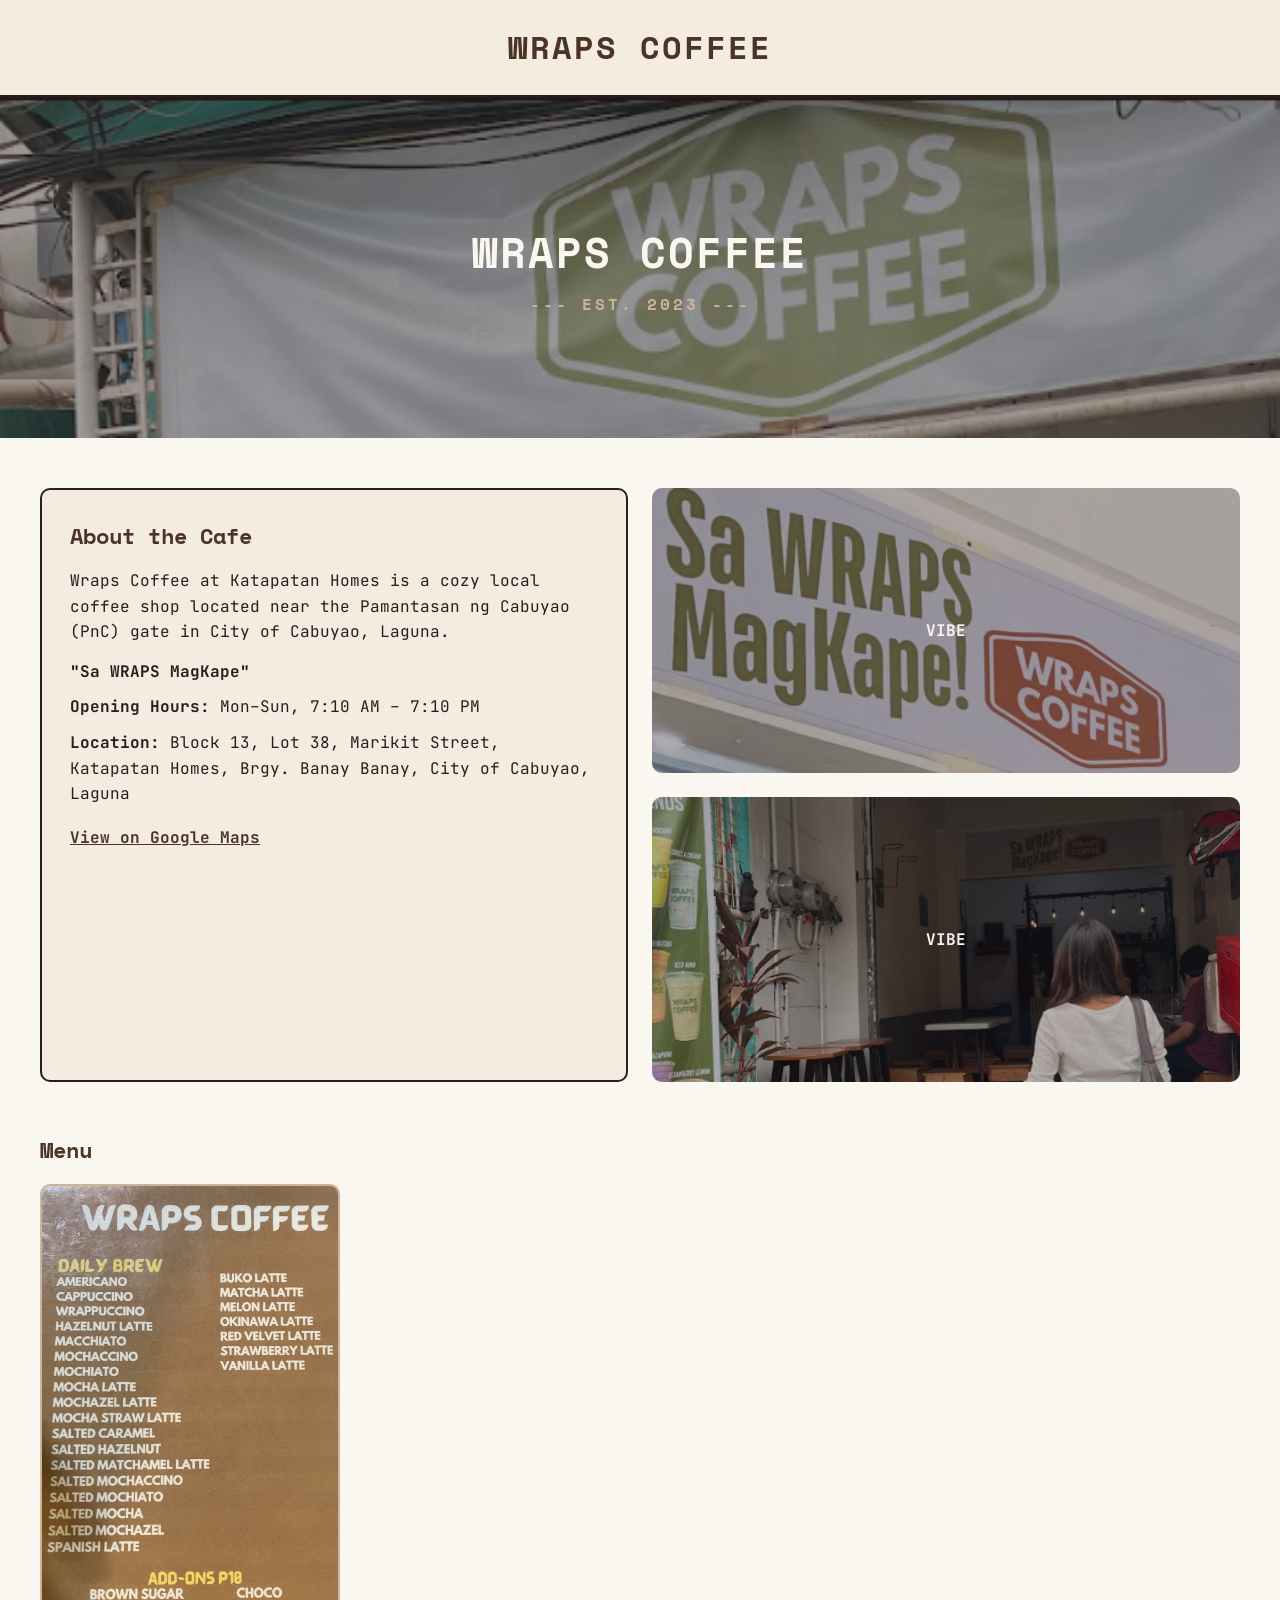
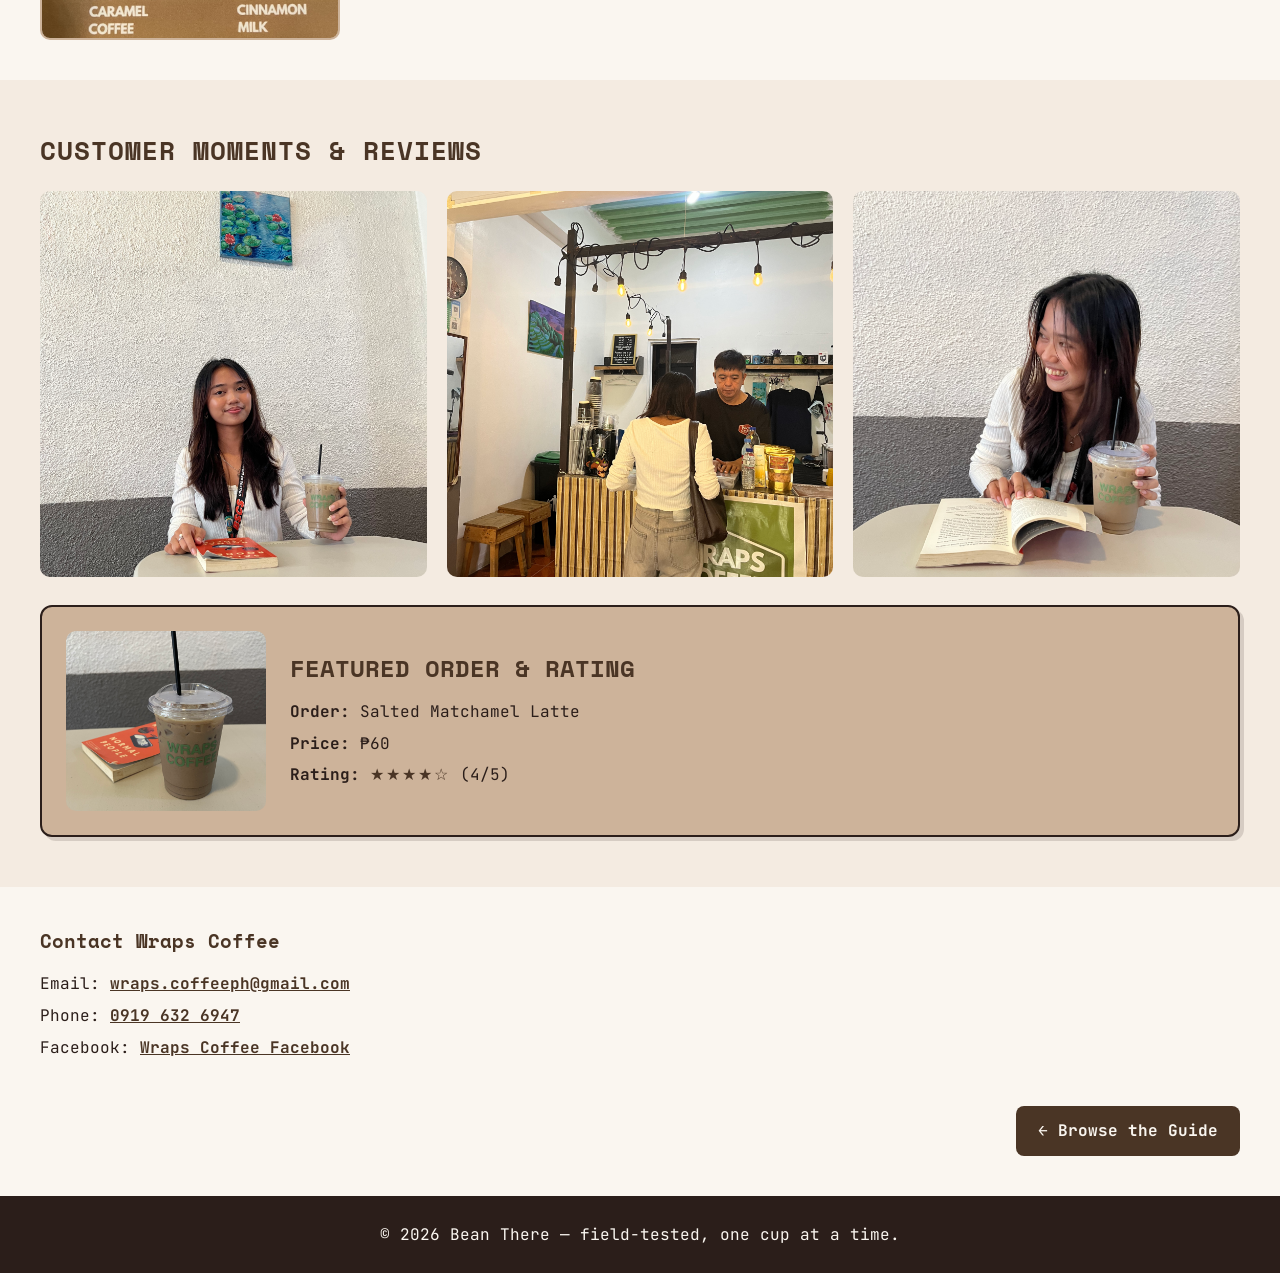
<file: cafe-wraps-coffee.html>
<!DOCTYPE html>
<html lang="en">
<head>
  <meta charset="UTF-8">
  <meta name="viewport" content="width=device-width, initial-scale=1.0">
  <title>Wraps Coffee — Bean There</title>
  <link rel="preconnect" href="https://fonts.googleapis.com">
  <link href="https://fonts.googleapis.com/css2?family=Space+Mono:wght@400;700&family=JetBrains+Mono:wght@400;500;700&display=swap" rel="stylesheet">
  <link rel="stylesheet" href="cafe.css">
</head>
<body>

  <header class="site-header">
    <div class="logo">Wraps Coffee</div>
  </header>

  <main>
    <!-- Hero -->
    <section class="hero" id="hero">
      <img src="images/wraps-header.png" alt="Front view of Wraps Coffee storefront">
      <div class="hero-text">
        <h1>Wraps Coffee</h1>
        <h4>--- EST. 2023 ---</h4>
      </div>
    </section>

    <!-- About & Vibe -->
    <section class="about-vibe" id="about">
      <article class="about-card">
        <h3>About the Cafe</h3>
        <p>Wraps Coffee at Katapatan Homes is a cozy local coffee shop located near the Pamantasan ng Cabuyao (PnC) gate in City of Cabuyao, Laguna.</p>
        <ul class="info-list">
          <li><strong>"Sa WRAPS MagKape"</strong></li>
          <li><strong>Opening Hours:</strong> Mon–Sun, 7:10 AM – 7:10 PM</li>
          <li><strong>Location:</strong> Block 13, Lot 38, Marikit Street, Katapatan Homes, Brgy. Banay Banay, City of Cabuyao, Laguna</li>
          <li><a href="https://maps.app.goo.gl/oH4Y1q9vvvXcYmG39" target="_blank" rel="noopener" class="map-link">View on Google Maps</a></li>
        </ul>
      </article>

      <div class="vibe-cards" id="vibe">
        <div class="vibe-card">
          <img src="images/wraps-vibe1.png" alt="Wraps Coffee indoor vibe">
          <span class="vibe-label"><strong>VIBE</strong></span>
        </div>
        <div class="vibe-card">
          <img src="images/wraps-vibe2.png" alt="Wraps Coffee indoor vibe">
          <span class="vibe-label"><strong>VIBE</strong></span>
        </div>
      </div>
    </section>

    <!-- Menu -->
    <section class="menu" id="menu">
      <h3>Menu</h3>
      <div class="menu-grid">
        <article class="menu-item">
          <img src="images/wraps-menu1.png" alt="Wraps Coffee menu">
        </article>
      </div>
    </section>

    <!-- Customer moments & reviews -->
    <section class="gallery" id="gallery">
      <h3>Customer Moments &amp; Reviews</h3>
      <div class="gallery-grid">
        <article class="gallery-item"><img src="images/wraps-moment1.png" alt="Customer moment at Wraps Coffee"></article>
        <article class="gallery-item"><img src="images/wraps-moment2.png" alt="Customer moment at Wraps Coffee"></article>
        <article class="gallery-item"><img src="images/wraps-moment3.png" alt="Customer moment at Wraps Coffee"></article>
      </div>

      <article class="featured-order">
        <img src="images/wraps-order.png" alt="Customer's order at Wraps Coffee">
        <div class="featured-text">
          <h2>Featured Order &amp; Rating</h2>
          <p><strong>Order:</strong> Salted Matchamel Latte</p>
          <p><strong>Price:</strong> ₱60</p>
          <p><strong>Rating:</strong> <span class="stars">★★★★☆</span> (4/5)</p>
        </div>
      </article>
    </section>

    <!-- Contact -->
    <section class="contact" id="contact">
      <div class="social-links">
        <h3>Contact Wraps Coffee</h3>
        <p>Email: <a href="mailto:wraps.coffeeph@gmail.com">wraps.coffeeph@gmail.com</a></p>
        <p>Phone: <a href="tel:+639196326947">0919 632 6947</a></p>
        <p>Facebook: <a href="https://www.facebook.com/share/1BtNUKhaF5/" target="_blank" rel="noopener">Wraps Coffee Facebook</a></p>
      </div>
    </section>

    <!-- Back to guide -->
    <div class="back-bar">
      <a href="index.html#guide" class="back-btn">&larr; Browse the Guide</a>
    </div>
  </main>

  <footer>
    <p>&copy; 2026 Bean There — field-tested, one cup at a time.</p>
  </footer>

</body>
</html>
</file>
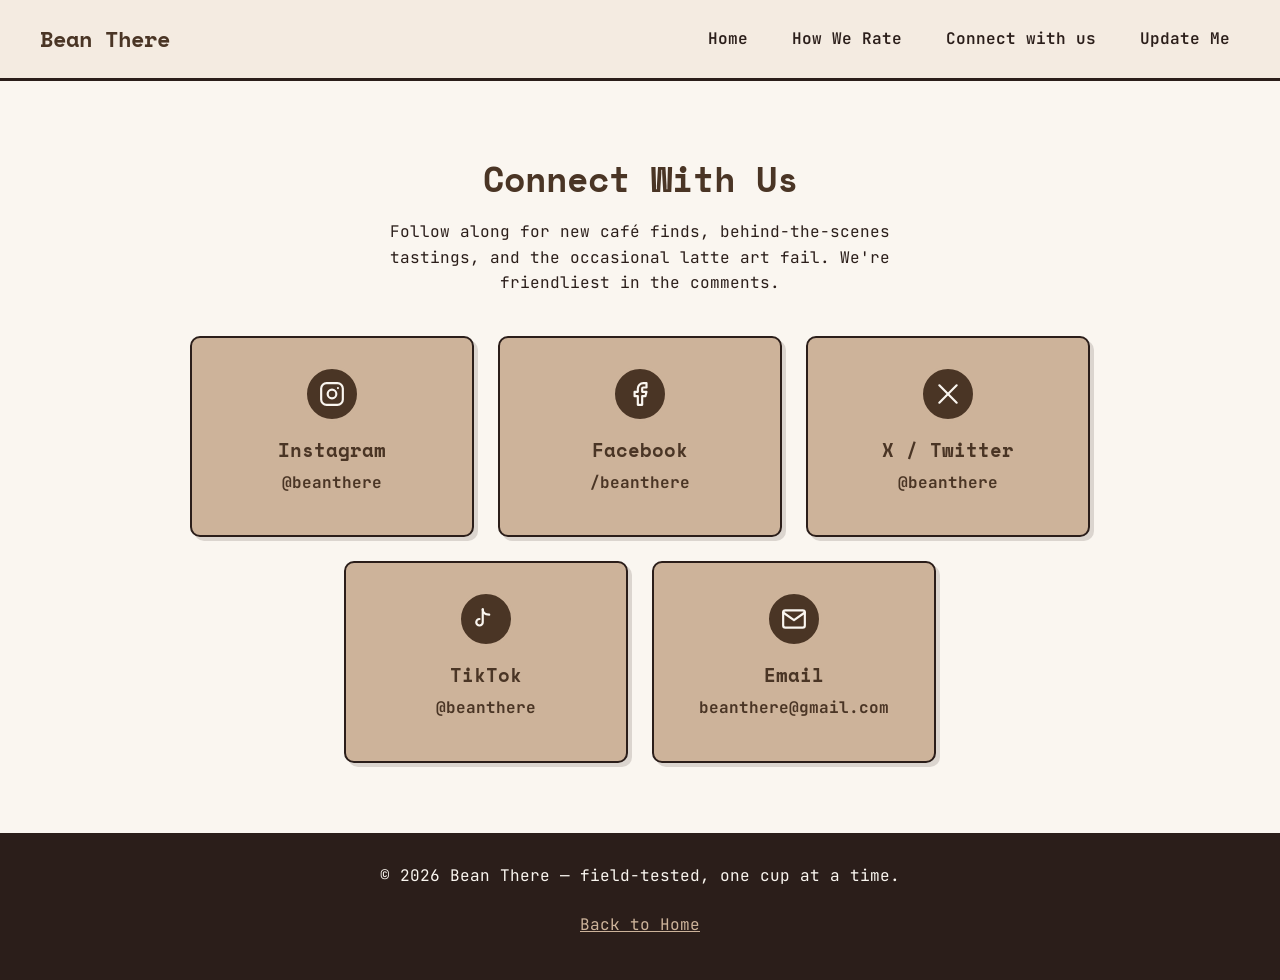
<file: connect.html>
<!DOCTYPE html>
<html lang="en">
<head>
<meta charset="UTF-8">
<meta name="viewport" content="width=device-width, initial-scale=1.0">
<title>Connect With Us — Bean There</title>
<link rel="preconnect" href="https://fonts.googleapis.com">
<link href="https://fonts.googleapis.com/css2?family=Space+Mono:wght@400;700&family=JetBrains+Mono:wght@400;500;700&display=swap" rel="stylesheet">
<style>
/* ---------- Color palette & base setup ---------- */
:root {
  --espresso: #2B1E1A;
  --roasted: #4A3525;
  --latte: #CDB39A;
  --oatmilk: #F4EBE1;
  --vanilla: #FAF6F0;
}

* {
  margin: 0;
  padding: 0;
  box-sizing: border-box;
}

html {
  scroll-behavior: smooth;
}

body {
  font-family: 'JetBrains Mono', monospace;
  background-color: var(--vanilla);
  color: var(--espresso);
  line-height: 1.6;
}

h1, h2, h3 {
  font-family: 'Space Mono', monospace;
  color: var(--roasted);
  margin-bottom: 12px;
}

p {
  margin-bottom: 12px;
}

/* ---------- Header & nav ---------- */
header {
  position: sticky;
  top: 0;
  z-index: 100;
  display: flex;
  justify-content: space-between;
  align-items: center;
  padding: 20px 40px;
  background-color: var(--oatmilk);
  border-bottom: 3px solid var(--espresso);
}

.brand {
  font-family: 'Space Mono', monospace;
  font-size: 1.4rem;
  font-weight: 700;
  color: var(--roasted);
}

nav {
  display: flex;
  gap: 24px;
}

nav a {
  color: var(--espresso);
  text-decoration: none;
  font-weight: 600;
  padding: 6px 10px;
  border-radius: 4px;
  transition: background-color 0.2s ease;
}

nav a:hover {
  background-color: var(--latte);
}

/* ---------- Connect section ---------- */
.connect {
  padding: 70px 40px;
  text-align: center;
}

.connect h1 {
  font-size: 2.2rem;
}

.connect .lead {
  max-width: 520px;
  margin: 0 auto 40px auto;
}

.social-grid {
  display: grid;
  grid-template-columns: repeat(6, 1fr);
  gap: 24px;
  max-width: 900px;
  margin: 0 auto;
}

.social-card {
  grid-column: span 2;
}

/* Center the last two cards (TikTok, Email) on the second row */
.social-card:nth-child(4) {
  grid-column: 2 / span 2;
}

.social-card:nth-child(5) {
  grid-column: 4 / span 2;
}

.social-card {
  display: block;
  background-color: var(--latte);
  border: 2px solid var(--espresso);
  border-radius: 10px;
  padding: 28px 20px;
  text-decoration: none;
  color: var(--espresso);
  box-shadow: 4px 4px 0 rgba(43, 30, 26, 0.15);
  transition: transform 0.2s ease, box-shadow 0.2s ease, background-color 0.2s ease;
}

.social-card:hover {
  background-color: var(--oatmilk);
  transform: translateY(-4px);
  box-shadow: 6px 6px 0 rgba(43, 30, 26, 0.25);
}

.social-icon {
  display: inline-flex;
  align-items: center;
  justify-content: center;
  width: 56px;
  height: 56px;
  margin-bottom: 14px;
  border-radius: 50%;
  border: 3px solid var(--latte);
  background-color: var(--roasted);
  color: var(--vanilla);
}

.social-card h3 {
  margin-bottom: 4px;
}

.social-card .handle {
  color: var(--roasted);
  font-weight: 700;
}

/* ---------- Footer ---------- */
footer {
  display: flex;
  flex-direction: column;
  align-items: center;
  gap: 12px;
  padding: 30px 40px;
  background-color: var(--espresso);
  color: var(--vanilla);
  text-align: center;
}

footer a {
  color: var(--latte);
}

@media (max-width: 700px) {
  .social-grid { grid-template-columns: repeat(2, 1fr); }
  .social-card,
  .social-card:nth-child(4),
  .social-card:nth-child(5) {
    grid-column: auto;
  }
}

@media (max-width: 520px) {
  header { flex-direction: column; gap: 16px; }
  .social-grid { grid-template-columns: 1fr; }
}
</style>
</head>
<body id="top">

<header>
  <div class="brand">Bean There</div>
  <nav id="primaryNav">
    <a href="index.html">Home</a>
    <a href="how-we-rate.html">How We Rate</a>
    <a href="connect.html">Connect with us</a>
    <a href="update-me.html">Update Me</a>
  </nav>
</header>

<main>

  <section class="connect">
    <h1>Connect With Us</h1>
    <p class="lead">Follow along for new café finds, behind-the-scenes tastings, and the occasional latte art fail. We're friendliest in the comments.</p>

    <div class="social-grid">

      <div class="social-card">
        <span class="social-icon" aria-hidden="true">
          <svg viewBox="0 0 24 24" width="26" height="26" fill="none" stroke="currentColor" stroke-width="2" stroke-linecap="round" stroke-linejoin="round"><rect x="2" y="2" width="20" height="20" rx="5"/><circle cx="12" cy="12" r="4"/><line x1="17.5" y1="6.5" x2="17.5" y2="6.5"/></svg>
        </span>
        <h3>Instagram</h3>
        <p class="handle">@beanthere</p>
      </div>

      <div class="social-card">
        <span class="social-icon" aria-hidden="true">
          <svg viewBox="0 0 24 24" width="26" height="26" fill="none" stroke="currentColor" stroke-width="2" stroke-linecap="round" stroke-linejoin="round"><path d="M18 2h-3a5 5 0 0 0-5 5v3H7v4h3v8h4v-8h3l1-4h-4V7a1 1 0 0 1 1-1h3Z"/></svg>
        </span>
        <h3>Facebook</h3>
        <p class="handle">/beanthere</p>
      </div>

      <div class="social-card">
        <span class="social-icon" aria-hidden="true">
          <svg viewBox="0 0 24 24" width="26" height="26" fill="none" stroke="currentColor" stroke-width="2" stroke-linecap="round" stroke-linejoin="round"><path d="M4 4l16 16M20 4L4 20"/></svg>
        </span>
        <h3>X / Twitter</h3>
        <p class="handle">@beanthere</p>
      </div>

      <div class="social-card">
        <span class="social-icon" aria-hidden="true">
          <svg viewBox="0 0 24 24" width="26" height="26" fill="none" stroke="currentColor" stroke-width="2" stroke-linecap="round" stroke-linejoin="round"><path d="M9 3v12a3 3 0 1 1-3-3"/><path d="M9 3c0 3 2 5 6 5"/></svg>
        </span>
        <h3>TikTok</h3>
        <p class="handle">@beanthere</p>
      </div>

      <div class="social-card">
        <span class="social-icon" aria-hidden="true">
          <svg viewBox="0 0 24 24" width="26" height="26" fill="none" stroke="currentColor" stroke-width="2" stroke-linecap="round" stroke-linejoin="round"><rect x="2" y="4" width="20" height="16" rx="2"/><path d="m2 6 10 7 10-7"/></svg>
        </span>
        <h3>Email</h3>
        <p class="handle">beanthere@gmail.com</p>
      </div>

    </div>
  </section>

</main>

<footer>
  <p>&copy; 2026 Bean There — field-tested, one cup at a time.</p>
  <p><a href="index.html">Back to Home</a></p>
</footer>

</body>
</html>
</file>
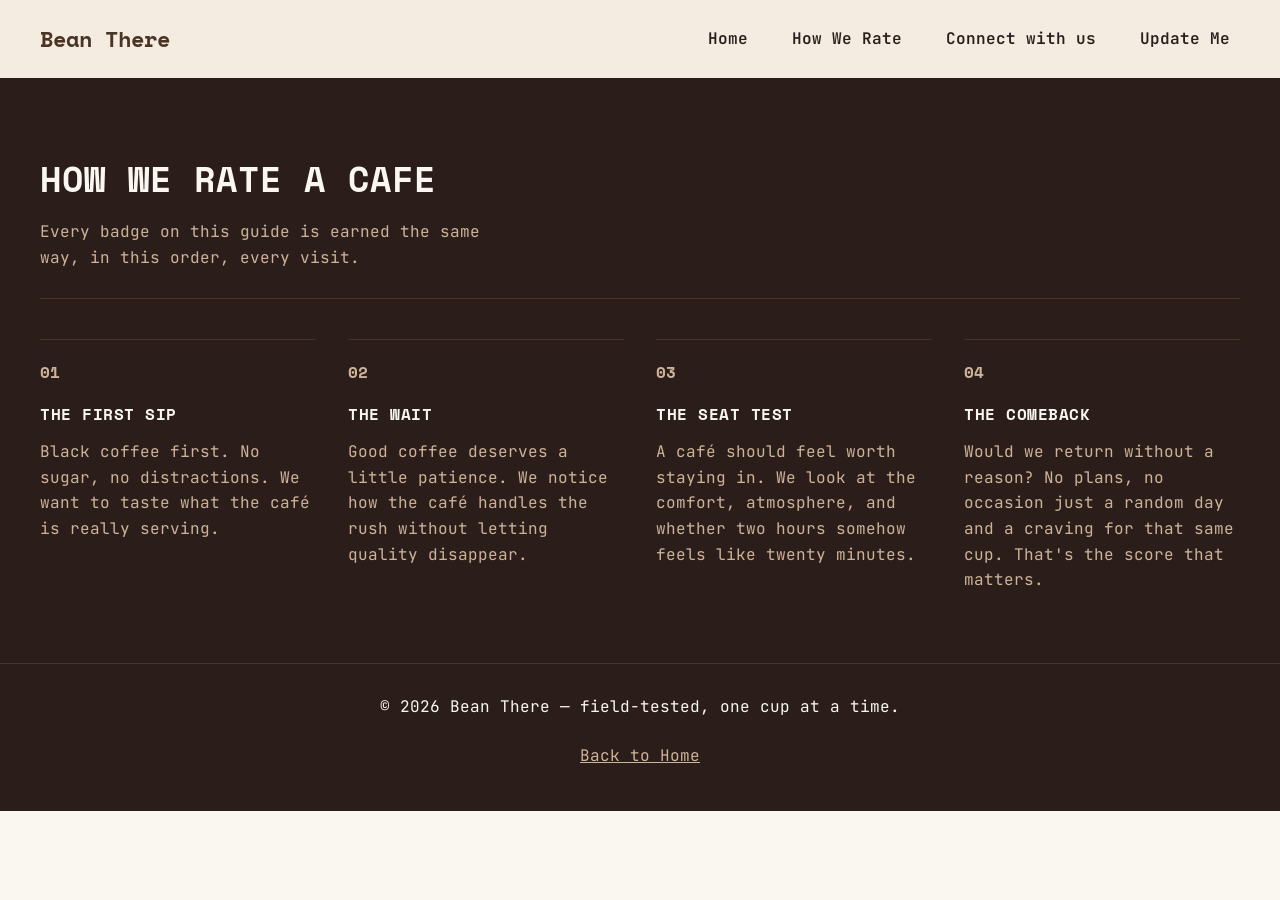
<file: how-we-rate.html>
<!DOCTYPE html>
<html lang="en">
<head>
<meta charset="UTF-8">
<meta name="viewport" content="width=device-width, initial-scale=1.0">
<title>How We Rate — Bean There</title>
<link rel="preconnect" href="https://fonts.googleapis.com">
<link href="https://fonts.googleapis.com/css2?family=Space+Mono:wght@400;700&family=JetBrains+Mono:wght@400;500;700&display=swap" rel="stylesheet">
<style>
/* ---------- Color palette & base setup ---------- */
:root {
  --espresso: #2B1E1A;   /* dark text */
  --roasted: #4A3525;    /* headings, buttons */
  --latte: #CDB39A;      /* card background */
  --oatmilk: #F4EBE1;    /* light background */
  --vanilla: #FAF6F0;    /* page background */
}

* {
  margin: 0;
  padding: 0;
  box-sizing: border-box;
}

html {
  scroll-behavior: smooth;
}

body {
  font-family: 'JetBrains Mono', monospace;
  background-color: var(--vanilla);
  color: var(--espresso);
  line-height: 1.6;
}

h1, h2, h3 {
  font-family: 'Space Mono', monospace;
  color: var(--roasted);
  margin-bottom: 12px;
}

p {
  margin-bottom: 12px;
}

/* ---------- Header & nav ---------- */
header {
  position: sticky;
  top: 0;
  z-index: 100;
  display: flex;
  justify-content: space-between;
  align-items: center;
  padding: 20px 40px;
  background-color: var(--oatmilk);
  border-bottom: 3px solid var(--espresso);
}

.brand {
  font-family: 'Space Mono', monospace;
  font-size: 1.4rem;
  font-weight: 700;
  color: var(--roasted);
}

nav {
  display: flex;
  gap: 24px;
}

nav a {
  color: var(--espresso);
  text-decoration: none;
  font-weight: 600;
  padding: 6px 10px;
  border-radius: 4px;
  transition: background-color 0.2s ease;
}

nav a:hover {
  background-color: var(--latte);
}

/* ---------- Rate section ---------- */
.rate {
  background-color: var(--espresso);
  color: var(--vanilla);
  padding: 70px 40px;
}

.rate h1 {
  font-size: 2.2rem;
  color: var(--vanilla);
  letter-spacing: 1px;
  text-transform: uppercase;
}

.rate .lead {
  max-width: 480px;
  color: var(--latte);
}

.rate hr {
  border: none;
  border-top: 1px solid var(--roasted);
  margin: 28px 0 40px 0;
}

/* ---------- Steps grid ---------- */
.steps {
  display: grid;
  grid-template-columns: repeat(4, 1fr);
  gap: 32px;
}

.step {
  border-top: 1px solid var(--roasted);
  padding-top: 20px;
}

.step .num {
  font-family: 'Space Mono', monospace;
  font-weight: 700;
  color: var(--latte);
  margin-bottom: 16px;
}

.step h3 {
  color: var(--vanilla);
  text-transform: uppercase;
  font-size: 1rem;
  letter-spacing: 0.5px;
}

.step p {
  color: var(--latte);
  margin-bottom: 0;
}

/* ---------- Footer ---------- */
footer {
  display: flex;
  flex-direction: column;
  align-items: center;
  gap: 12px;
  padding: 30px 40px;
  background-color: var(--espresso);
  color: var(--vanilla);
  text-align: center;
  border-top: 1px solid var(--roasted);
}

footer a {
  color: var(--latte);
}

/* ---------- Responsive ---------- */
@media (max-width: 800px) {
  .steps {
    grid-template-columns: 1fr 1fr;
  }
}

@media (max-width: 520px) {
  header {
    flex-direction: column;
    gap: 16px;
  }
  .steps {
    grid-template-columns: 1fr;
  }
}
</style>
</head>
<body id="top">

<header>
  <div class="brand">Bean There</div>
  <nav id="primaryNav">
    <a href="index.html">Home</a>
    <a href="how-we-rate.html">How We Rate</a>
    <a href="connect.html">Connect with us</a>
    <a href="update-me.html">Update Me</a>
  </nav>
</header>

<main>

  <section class="rate">
    <h1>How We Rate a Cafe</h1>
    <p class="lead">Every badge on this guide is earned the same way, in this order, every visit.</p>

    <hr>

    <div class="steps">

      <article class="step">
        <p class="num">01</p>
        <h3>The First Sip</h3>
        <p>Black coffee first. No sugar, no distractions. We want to taste what the café is really serving.</p>
      </article>

      <article class="step">
        <p class="num">02</p>
        <h3>The Wait</h3>
        <p>Good coffee deserves a little patience. We notice how the café handles the rush without letting quality disappear.</p>
      </article>

      <article class="step">
        <p class="num">03</p>
        <h3>The Seat Test</h3>
        <p>A café should feel worth staying in. We look at the comfort, atmosphere, and whether two hours somehow feels like twenty minutes.</p>
      </article>

      <article class="step">
        <p class="num">04</p>
        <h3>The Comeback</h3>
        <p>Would we return without a reason? No plans, no occasion just a random day and a craving for that same cup. That's the score that matters.</p>
      </article>

    </div>
  </section>

</main>

<footer>
  <p>&copy; 2026 Bean There — field-tested, one cup at a time.</p>
  <p><a href="index.html">Back to Home</a></p>
</footer>

</body>
</html>
</file>
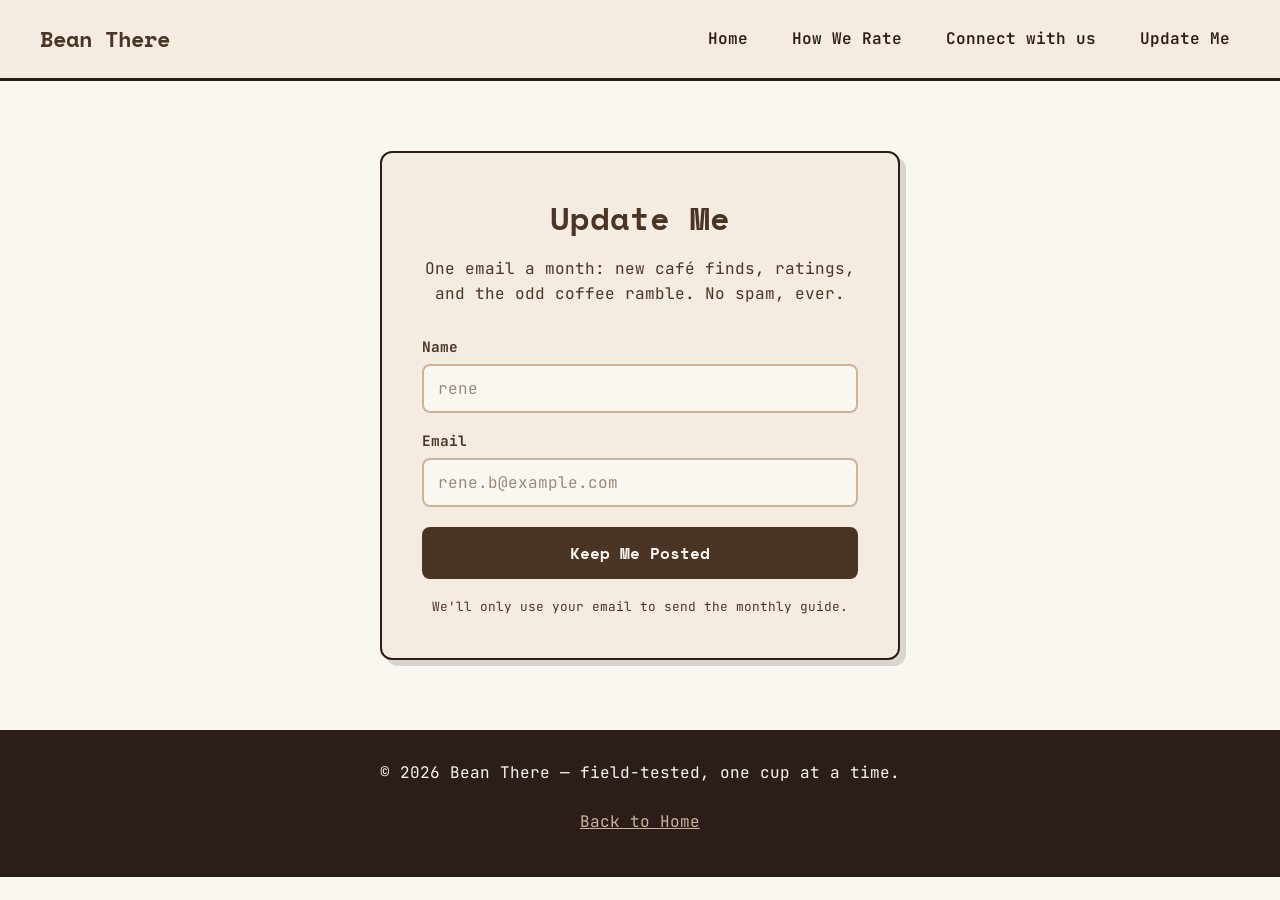
<file: update-me.html>
<!DOCTYPE html>
<html lang="en">
<head>
<meta charset="UTF-8">
<meta name="viewport" content="width=device-width, initial-scale=1.0">
<title>Update Me — Bean There</title>
<link rel="preconnect" href="https://fonts.googleapis.com">
<link href="https://fonts.googleapis.com/css2?family=Space+Mono:wght@400;700&family=JetBrains+Mono:wght@400;500;700&display=swap" rel="stylesheet">
<style>
/* ---------- Color palette & base setup ---------- */
:root {
  --espresso: #2B1E1A;
  --roasted: #4A3525;
  --latte: #CDB39A;
  --oatmilk: #F4EBE1;
  --vanilla: #FAF6F0;
}

* {
  margin: 0;
  padding: 0;
  box-sizing: border-box;
}

html {
  scroll-behavior: smooth;
}

body {
  font-family: 'JetBrains Mono', monospace;
  background-color: var(--vanilla);
  color: var(--espresso);
  line-height: 1.6;
}

h1, h2, h3 {
  font-family: 'Space Mono', monospace;
  color: var(--roasted);
  margin-bottom: 12px;
}

p {
  margin-bottom: 12px;
}

/* ---------- Header & nav ---------- */
header {
  position: sticky;
  top: 0;
  z-index: 100;
  display: flex;
  justify-content: space-between;
  align-items: center;
  padding: 20px 40px;
  background-color: var(--oatmilk);
  border-bottom: 3px solid var(--espresso);
}

.brand {
  font-family: 'Space Mono', monospace;
  font-size: 1.4rem;
  font-weight: 700;
  color: var(--roasted);
}

nav {
  display: flex;
  gap: 24px;
}

nav a {
  color: var(--espresso);
  text-decoration: none;
  font-weight: 600;
  padding: 6px 10px;
  border-radius: 4px;
  transition: background-color 0.2s ease;
}

nav a:hover {
  background-color: var(--latte);
}

/* ---------- Update Me section ---------- */
.subscribe {
  padding: 70px 40px;
  display: flex;
  justify-content: center;
}

.subscribe-card {
  width: 100%;
  max-width: 520px;
  background-color: var(--oatmilk);
  border: 2px solid var(--espresso);
  border-radius: 12px;
  padding: 40px;
  box-shadow: 6px 6px 0 rgba(43, 30, 26, 0.15);
  text-align: center;
}

.subscribe-card h1 {
  font-size: 2rem;
}

.subscribe-card .lead {
  color: var(--roasted);
  margin-bottom: 28px;
}

.subscribe-form {
  display: grid;
  gap: 16px;
  text-align: left;
}

.field label {
  display: block;
  font-weight: 700;
  font-size: 0.9rem;
  margin-bottom: 6px;
  color: var(--roasted);
}

.field input {
  width: 100%;
  font-family: 'JetBrains Mono', monospace;
  font-size: 1rem;
  padding: 12px 14px;
  border: 2px solid var(--latte);
  border-radius: 8px;
  background-color: var(--vanilla);
  color: var(--espresso);
  transition: border-color 0.2s ease;
}

.field input:focus {
  outline: none;
  border-color: var(--roasted);
}

.field input::placeholder {
  color: #9a8b7c;
}

.subscribe-btn {
  font-family: 'Space Mono', monospace;
  font-size: 1rem;
  font-weight: 700;
  padding: 14px;
  margin-top: 4px;
  background-color: var(--roasted);
  color: var(--vanilla);
  border: none;
  border-radius: 8px;
  cursor: pointer;
  transition: background-color 0.2s ease, transform 0.2s ease;
}

.subscribe-btn:hover {
  background-color: var(--espresso);
  transform: scale(1.02);
}

.fine-print {
  margin-top: 18px;
  margin-bottom: 0;
  font-size: 0.8rem;
  color: var(--roasted);
}

/* ---------- Footer ---------- */
footer {
  display: flex;
  flex-direction: column;
  align-items: center;
  gap: 12px;
  padding: 30px 40px;
  background-color: var(--espresso);
  color: var(--vanilla);
  text-align: center;
}

footer a {
  color: var(--latte);
}

@media (max-width: 520px) {
  header { flex-direction: column; gap: 16px; }
  .subscribe-card { padding: 28px; }
}
</style>
</head>
<body id="top">

<header>
  <div class="brand">Bean There</div>
  <nav id="primaryNav">
    <a href="index.html">Home</a>
    <a href="how-we-rate.html">How We Rate</a>
    <a href="connect.html">Connect with us</a>
    <a href="update-me.html">Update Me</a>
  </nav>
</header>

<main>

  <section class="subscribe">
    <div class="subscribe-card">
      <h1>Update Me</h1>
      <p class="lead">One email a month: new café finds, ratings, and the odd coffee ramble. No spam, ever.</p>

      <form class="subscribe-form" onsubmit="return false;">
        <div class="field">
          <label for="name">Name</label>
          <input type="text" id="name" name="name" placeholder="rene">
        </div>

        <div class="field">
          <label for="email">Email</label>
          <input type="text" id="email" name="email" placeholder="rene.b@example.com">
        </div>

        <button type="button" class="subscribe-btn">Keep Me Posted</button>
      </form>

      <p class="fine-print">We'll only use your email to send the monthly guide.</p>
    </div>
  </section>

</main>

<footer>
  <p>&copy; 2026 Bean There — field-tested, one cup at a time.</p>
  <p><a href="index.html">Back to Home</a></p>
</footer>

</body>
</html>
</file>
<file: cafe.css>
:root {
  --espresso: #2B1E1A;
  --roasted: #4A3525;
  --latte: #CDB39A;
  --oatmilk: #F4EBE1;
  --vanilla: #FAF6F0;
}

* {
  margin: 0;
  padding: 0;
  box-sizing: border-box;
}

html {
  scroll-behavior: smooth;
}

body {
  font-family: 'JetBrains Mono', monospace;
  background-color: var(--vanilla);
  color: var(--espresso);
  line-height: 1.6;
}

img {
  max-width: 100%;
  display: block;
}

h1, h2, h3, h4 {
  font-family: 'Space Mono', monospace;
  color: var(--roasted);
}

/* ---------- Site header ---------- */
.site-header {
  display: flex;
  justify-content: center;
  align-items: center;
  padding: 22px 40px;
  background-color: var(--oatmilk);
  border-bottom: 3px solid var(--espresso);
}

.site-header .logo {
  font-family: 'Space Mono', monospace;
  font-size: 2rem;
  font-weight: 700;
  letter-spacing: 2px;
  text-transform: uppercase;
  color: var(--roasted);
}

/* ---------- Hero ---------- */
.hero {
  position: relative;
}

.hero img {
  width: 100%;
  height: 340px;
  object-fit: cover;
}

.hero-text {
  position: absolute;
  inset: 0;
  display: flex;
  flex-direction: column;
  justify-content: center;
  align-items: center;
  text-align: center;
  background-color: rgba(43, 30, 26, 0.45);
  color: var(--vanilla);
}

.hero-text h1 {
  color: var(--vanilla);
  font-size: 2.6rem;
  text-transform: uppercase;
  letter-spacing: 2px;
}

.hero-text h4 {
  color: var(--latte);
  letter-spacing: 3px;
  margin-top: 6px;
}

/* ---------- About & Vibe ---------- */
.about-vibe {
  display: grid;
  grid-template-columns: 1fr 1fr;
  gap: 24px;
  padding: 50px 40px;
}

.about-card {
  background-color: var(--oatmilk);
  border: 2px solid var(--espresso);
  border-radius: 10px;
  padding: 28px;
}

.about-card h3 {
  margin-bottom: 14px;
  font-size: 1.4rem;
}

.info-list {
  list-style: none;
  margin-top: 14px;
}

.info-list li {
  margin-bottom: 10px;
}

.map-link {
  display: inline-block;
  margin-top: 8px;
  color: var(--roasted);
  font-weight: 700;
}

.vibe-cards {
  display: grid;
  grid-template-rows: 1fr 1fr;
  gap: 24px;
}

.vibe-card {
  position: relative;
  background-color: var(--roasted);
  border-radius: 10px;
  overflow: hidden;
  min-height: 140px;
}

.vibe-card img {
  width: 100%;
  height: 100%;
  object-fit: cover;
}

.vibe-card .vibe-label {
  position: absolute;
  inset: 0;
  display: flex;
  flex-direction: column;
  justify-content: center;
  align-items: center;
  color: var(--vanilla);
  text-align: center;
  background-color: rgba(43, 30, 26, 0.35);
}

/* ---------- Menu ---------- */
.menu {
  padding: 0 40px 40px 40px;
}

.menu h3 {
  font-size: 1.4rem;
  margin-bottom: 16px;
}

.menu-grid {
  display: grid;
  grid-template-columns: repeat(auto-fit, minmax(220px, 1fr));
  gap: 20px;
}

.menu-item img {
  width: 25%;
  border-radius: 10px;
  border: 2px solid var(--latte);
}

/* ---------- Customer moments & reviews ---------- */
.gallery {
  padding: 50px 40px;
  background-color: var(--oatmilk);
}

.gallery h3 {
  font-size: 1.6rem;
  text-transform: uppercase;
  letter-spacing: 1px;
  margin-bottom: 20px;
}

.gallery-grid {
  display: grid;
  grid-template-columns: repeat(3, 1fr);
  gap: 20px;
  margin-bottom: 28px;
}

.gallery-item {
  background-color: var(--roasted);
  border-radius: 10px;
  overflow: hidden;
  aspect-ratio: 1 / 1;
}

.gallery-item img {
  width: 100%;
  height: 100%;
  object-fit: cover;
}

/* ---------- Featured order ---------- */
.featured-order {
  display: grid;
  grid-template-columns: 200px 1fr;
  gap: 24px;
  align-items: center;
  background-color: var(--latte);
  border: 2px solid var(--espresso);
  border-radius: 12px;
  padding: 24px;
  box-shadow: 4px 4px 0 rgba(43, 30, 26, 0.15);
}

.featured-order img {
  width: 100%;
  height: 180px;
  object-fit: cover;
  border-radius: 10px;
}

.featured-text h2 {
  margin-bottom: 12px;
  text-transform: uppercase;
}

.featured-text p {
  margin-bottom: 6px;
}

.stars {
  color: var(--roasted);
  letter-spacing: 2px;
}

/* ---------- Contact ---------- */
.contact {
  padding: 40px;
}

.social-links h3 {
  margin-bottom: 14px;
}

.social-links p {
  margin-bottom: 6px;
}

.social-links a {
  color: var(--roasted);
  font-weight: 700;
}

/* ---------- Back to guide ---------- */
.back-bar {
  display: flex;
  justify-content: flex-end;
  padding: 0 40px 40px 40px;
}

.back-btn {
  display: inline-block;
  padding: 12px 22px;
  background-color: var(--roasted);
  color: var(--vanilla);
  text-decoration: none;
  font-weight: 700;
  border-radius: 8px;
  transition: background-color 0.2s ease, transform 0.2s ease;
}

.back-btn:hover {
  background-color: var(--espresso);
  transform: scale(1.03);
}

/* ---------- Footer ---------- */
footer {
  display: flex;
  flex-direction: column;
  align-items: center;
  gap: 8px;
  padding: 26px 40px;
  background-color: var(--espresso);
  color: var(--vanilla);
  text-align: center;
}

footer a {
  color: var(--latte);
}

/* ---------- Responsive ---------- */
@media (max-width: 800px) {
  .about-vibe { grid-template-columns: 1fr; }
  .gallery-grid { grid-template-columns: 1fr; }
  .featured-order { grid-template-columns: 1fr; }
  .featured-order img { height: 220px; }
}
</file>
